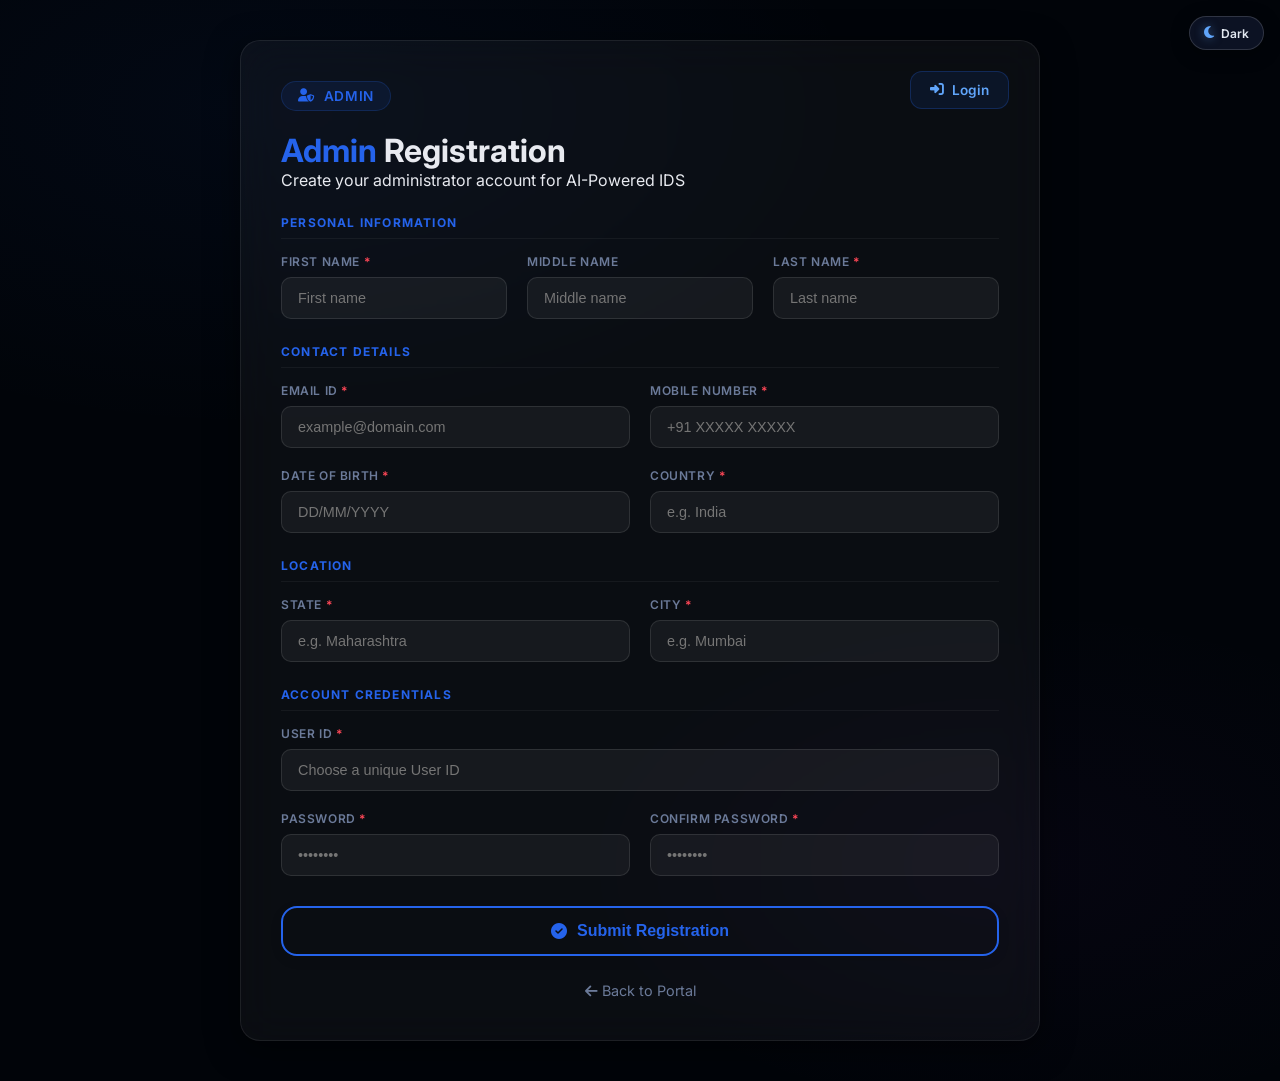
<file: frontend/register-admin.html>
<!DOCTYPE html>
<html lang="en">
<head>
    <meta charset="UTF-8">
    <meta name="viewport" content="width=device-width, initial-scale=1.0">
    <title>Admin Registration | AI-Powered IDS</title>
    <script>
        (function() {
            const savedTheme = localStorage.getItem('idps_theme') || 'dark';
            document.documentElement.setAttribute('data-theme', savedTheme);
        })();
    </script>
    <link rel="stylesheet" href="css/dashboard.css?v=3.6">
    <link rel="stylesheet" href="https://cdnjs.cloudflare.com/ajax/libs/font-awesome/6.4.0/css/all.min.css">
    <style>
        .reg-form-container {
            display: flex;
            align-items: center;
            justify-content: center;
            min-height: 100vh;
            padding: 40px 20px;
        }
        .reg-form-card {
            max-width: 800px;
            width: 100%;
            background: rgba(255, 255, 255, 0.04);
            backdrop-filter: blur(20px);
            border: 1px solid rgba(255, 255, 255, 0.08);
            border-radius: 20px;
            padding: 40px;
            box-shadow: 0 8px 32px rgba(0,0,0,0.5);
            position: relative;
        }
        .top-login-link {
            position: absolute;
            top: 30px;
            right: 30px;
            background: rgba(37, 99, 235, 0.1) !important;
            border: 1px solid rgba(37, 99, 235, 0.25) !important;
            color: #60a5fa !important;
            padding: 0.6rem 1.2rem;
            border-radius: 12px;
            font-size: 0.85rem;
            font-weight: 600;
            cursor: pointer;
            transition: all 0.3s cubic-bezier(0.4, 0, 0.2, 1);
            display: inline-flex;
            align-items: center;
            gap: 0.5rem;
            text-decoration: none;
            line-height: 1.2;
            white-space: nowrap;
        }
        .top-login-link:hover {
            background: rgba(37, 99, 235, 0.22) !important;
            border-color: rgba(37, 99, 235, 0.5) !important;
            color: #93c5fd !important;
            transform: translateY(-2px);
            box-shadow: 0 4px 16px rgba(37, 99, 235, 0.3);
        }
        .role-badge {
            display: inline-flex;
            align-items: center;
            gap: 8px;
            padding: 6px 16px;
            border-radius: 999px;
            font-size: 0.85rem;
            font-weight: 600;
            margin-bottom: 20px;
            text-transform: uppercase;
            letter-spacing: 0.05em;
        }
        .admin-badge {
            background: rgba(37, 99, 235, 0.1);
            color: #2563eb;
            border: 1px solid rgba(37, 99, 235, 0.2);
        }
        .form-section-label {
            color: #2563eb;
            font-size: 0.75rem;
            font-weight: 700;
            text-transform: uppercase;
            letter-spacing: 0.1em;
            margin: 25px 0 15px 0;
            padding-bottom: 8px;
            border-bottom: 1px solid rgba(255, 255, 255, 0.05);
        }
        .form-row {
            display: grid;
            gap: 20px;
            margin-bottom: 20px;
        }
        .three-col { grid-template-columns: 1fr 1fr 1fr; }
        .two-col { grid-template-columns: 1fr 1fr; }
        .full-col { grid-template-columns: 1fr; }

        .form-group label {
            display: block;
            color: #6b7a99;
            font-size: 0.75rem;
            font-weight: 600;
            margin-bottom: 8px;
            text-transform: uppercase;
            letter-spacing: 0.05em;
        }
        .required { color: #ff4757; }
        
        .input-wrapper input {
            width: 100%;
            background: rgba(255, 255, 255, 0.05);
            border: 1px solid rgba(255, 255, 255, 0.1);
            border-radius: 10px;
            padding: 12px 16px;
            color: #e8eaf0;
            font-size: 0.9rem;
            transition: all 0.3s;
            outline: none;
        }
        .input-wrapper input:focus {
            border-color: #2563eb;
            background: rgba(255, 255, 255, 0.08);
            box-shadow: 0 0 15px rgba(37, 99, 235, 0.15);
        }
        
        .submit-btn {
            width: 100%;
            background: transparent;
            color: #2563eb;
            border: 2px solid #2563eb;
            border-radius: 16px;
            padding: 14px;
            font-weight: 700;
            font-size: 1rem;
            cursor: pointer;
            transition: all 0.3s cubic-bezier(0.4, 0, 0.2, 1);
            margin-top: 30px;
            display: flex;
            align-items: center;
            justify-content: center;
            gap: 10px;
            box-shadow: 0 4px 12px rgba(0, 0, 0, 0.1);
        }
        .submit-btn:hover {
            background: #2563eb;
            color: #ffffff;
            border-color: transparent;
            transform: translateY(-2px);
            box-shadow: 0 10px 25px rgba(37, 99, 235, 0.35);
        }
        
        .forgot-link:hover {
            color: #3b82f6 !important;
        }
        
        @media (max-width: 600px) {
            .three-col, .two-col { grid-template-columns: 1fr; }
        }
    </style>
</head>
<body>
    <!-- ═══════════════════════════════════
         SEPARATE THEME TOGGLE (Top-Right Corner)
    ═══════════════════════════════════ -->
    <div style="position: fixed; top: 1rem; right: 1rem; z-index: 9999;">
        <button type="button" onclick="toggleTheme()" id="theme-toggle-btn" class="theme-toggle-corner-btn" title="Switch between Dark and Light Mode">
            <i id="theme-toggle-icon" class="fas fa-moon text-blue-400"></i>
            <span id="theme-toggle-text">Dark</span>
        </button>
    </div>

    <div class="reg-form-container">
        <div class="reg-form-card">
            <a href="index.html" class="top-login-link">
                <i class="fas fa-sign-in-alt"></i> Login
            </a>
            <div class="login-header">
                <div class="role-badge admin-badge">
                    <i class="fas fa-user-shield"></i> Admin
                </div>
                <h1><span style="color: #2563eb;">Admin</span> Registration</h1>
                <p>Create your administrator account for AI-Powered IDS</p>
            </div>

            <form id="adminRegForm">
                <!-- Row 1: Name -->
                <div class="form-section-label">Personal Information</div>
                <div class="form-row three-col">
                    <div class="form-group">
                        <label for="first_name">First Name <span class="required">*</span></label>
                        <div class="input-wrapper">
                            <input type="text" id="first_name" name="first_name" placeholder="First name" required>
                        </div>
                    </div>
                    <div class="form-group">
                        <label for="middle_name">Middle Name</label>
                        <div class="input-wrapper">
                            <input type="text" id="middle_name" name="middle_name" placeholder="Middle name">
                        </div>
                    </div>
                    <div class="form-group">
                        <label for="last_name">Last Name <span class="required">*</span></label>
                        <div class="input-wrapper">
                            <input type="text" id="last_name" name="last_name" placeholder="Last name" required>
                        </div>
                    </div>
                </div>

                <!-- Row 2: Contact -->
                <div class="form-section-label">Contact Details</div>
                <div class="form-row two-col">
                    <div class="form-group">
                        <label for="email">Email ID <span class="required">*</span></label>
                        <div class="input-wrapper">
                            <input type="email" id="email" name="email" placeholder="example@domain.com" required>
                        </div>
                    </div>
                    <div class="form-group">
                        <label for="mobile">Mobile Number <span class="required">*</span></label>
                        <div class="input-wrapper">
                            <input type="tel" id="mobile" name="mobile" placeholder="+91 XXXXX XXXXX" pattern="[0-9+\-\s]{7,15}" required>
                        </div>
                    </div>
                </div>

                <!-- Row 3: DOB + Country -->
                <div class="form-row two-col">
                    <div class="form-group">
                        <label for="dob">Date of Birth <span class="required">*</span></label>
                        <div class="input-wrapper">
                            <input type="text" id="dob" name="dob" placeholder="DD/MM/YYYY"
                                   pattern="\d{2}/\d{2}/\d{4}"
                                   oninput="formatDOB(this)" maxlength="10" required>
                        </div>
                    </div>
                    <div class="form-group">
                        <label for="country">Country <span class="required">*</span></label>
                        <div class="input-wrapper">
                            <input type="text" id="country" name="country" placeholder="e.g. India" required>
                        </div>
                    </div>
                </div>

                <!-- Row 4: State + City -->
                <div class="form-section-label">Location</div>
                <div class="form-row two-col">
                    <div class="form-group">
                        <label for="state">State <span class="required">*</span></label>
                        <div class="input-wrapper">
                            <input type="text" id="state" name="state" placeholder="e.g. Maharashtra" required>
                        </div>
                    </div>
                    <div class="form-group">
                        <label for="city">City <span class="required">*</span></label>
                        <div class="input-wrapper">
                            <input type="text" id="city" name="city" placeholder="e.g. Mumbai" required>
                        </div>
                    </div>
                </div>

                <!-- Row 5: Credentials -->
                <div class="form-section-label">Account Credentials</div>
                <div class="form-row full-col">
                    <div class="form-group">
                        <label for="userid">User ID <span class="required">*</span></label>
                        <div class="input-wrapper">
                            <input type="text" id="userid" name="userid" placeholder="Choose a unique User ID" required>
                        </div>
                    </div>
                </div>

                <!-- Row 6: Password -->
                <div class="form-row two-col">
                    <div class="form-group">
                        <label for="password">Password <span class="required">*</span></label>
                        <div class="input-wrapper">
                            <input type="password" id="password" name="password" placeholder="••••••••" required>
                        </div>
                    </div>
                    <div class="form-group">
                        <label for="confirm_password">Confirm Password <span class="required">*</span></label>
                        <div class="input-wrapper">
                            <input type="password" id="confirm_password" name="confirm_password" placeholder="••••••••" required>
                        </div>
                    </div>
                </div>

                <button type="submit" class="submit-btn">
                    <i class="fas fa-check-circle"></i> Submit Registration
                </button>
            </form>

            <p id="reg-error" class="text-red-400 mt-4 text-sm hidden text-center font-medium"></p>
            <p id="reg-success" class="text-green-400 mt-4 text-sm hidden text-center font-medium"></p>

            <div class="portal-footer" style="margin-top:1.5rem; text-align: center;">
                <a href="registration-portal.html" class="forgot-link" style="color: #6b7a99; text-decoration: none; font-size: 0.9rem;">
                    <i class="fas fa-arrow-left"></i> Back to Portal
                </a>
            </div>
        </div>
    </div>

    <script>
        function formatDOB(input) {
            let v = input.value.replace(/\D/g, '');
            if (v.length >= 3 && v.length <= 4) {
                v = v.slice(0,2) + '/' + v.slice(2);
            } else if (v.length >= 5) {
                v = v.slice(0,2) + '/' + v.slice(2,4) + '/' + v.slice(4,8);
            }
            input.value = v;
        }

        function applyTheme(theme) {
            document.documentElement.setAttribute('data-theme', theme);
            localStorage.setItem('idps_theme', theme);
            const icon = document.getElementById('theme-toggle-icon');
            const text = document.getElementById('theme-toggle-text');
            const btn  = document.getElementById('theme-toggle-btn');
            if (theme === 'light') {
                if (icon) icon.className = 'fas fa-sun text-amber-500';
                if (text) text.textContent = 'Light';
                if (btn) btn.title = 'Switch to Dark Cybersecurity Mode';
            } else {
                if (icon) icon.className = 'fas fa-moon text-blue-400';
                if (text) text.textContent = 'Dark';
                if (btn) btn.title = 'Switch to High-Contrast Light Mode';
            }
        }

        window.toggleTheme = function() {
            const current = document.documentElement.getAttribute('data-theme') || 'dark';
            const next = current === 'dark' ? 'light' : 'dark';
            applyTheme(next);
        };

        applyTheme(localStorage.getItem('idps_theme') || 'dark');
    </script>
    <script src="js/register-admin.js"></script>
</body>
</html>
</file>
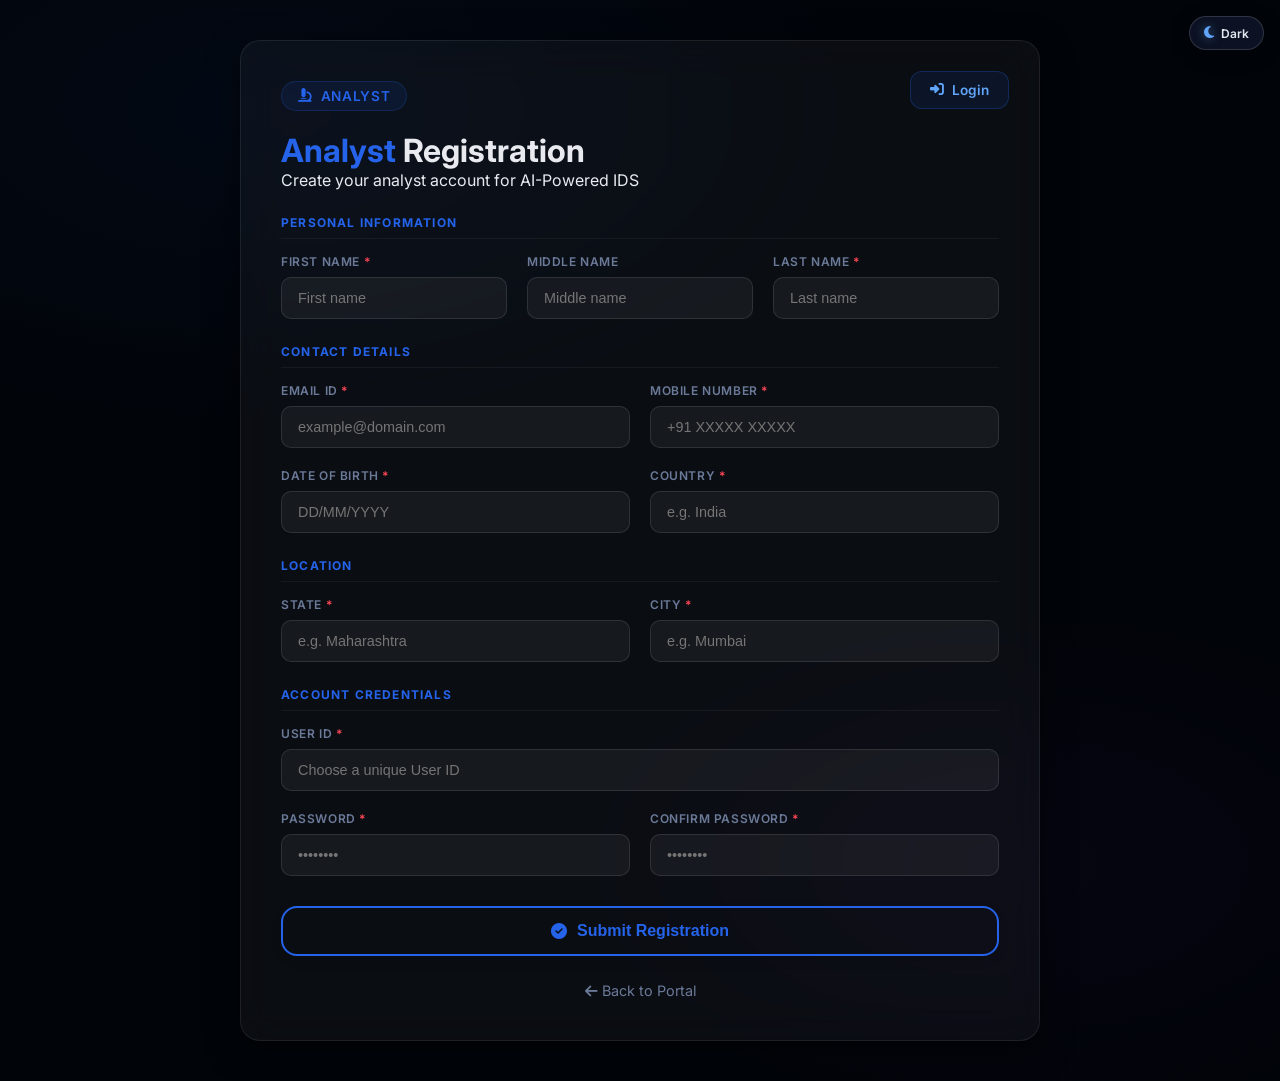
<file: frontend/register-analyst.html>
<!DOCTYPE html>
<html lang="en">
<head>
    <meta charset="UTF-8">
    <meta name="viewport" content="width=device-width, initial-scale=1.0">
    <title>Analyst Registration | AI-Powered IDS</title>
    <script>
        (function() {
            const savedTheme = localStorage.getItem('idps_theme') || 'dark';
            document.documentElement.setAttribute('data-theme', savedTheme);
        })();
    </script>
    <link rel="stylesheet" href="css/dashboard.css?v=3.6">
    <link rel="stylesheet" href="https://cdnjs.cloudflare.com/ajax/libs/font-awesome/6.4.0/css/all.min.css">
    <style>
        .reg-form-container {
            display: flex;
            align-items: center;
            justify-content: center;
            min-height: 100vh;
            padding: 40px 20px;
        }
        .reg-form-card {
            max-width: 800px;
            width: 100%;
            background: rgba(255, 255, 255, 0.04);
            backdrop-filter: blur(20px);
            border: 1px solid rgba(255, 255, 255, 0.08);
            border-radius: 20px;
            padding: 40px;
            box-shadow: 0 8px 32px rgba(0,0,0,0.5);
            position: relative;
        }
        .top-login-link {
            position: absolute;
            top: 30px;
            right: 30px;
            background: rgba(37, 99, 235, 0.1) !important;
            border: 1px solid rgba(37, 99, 235, 0.25) !important;
            color: #60a5fa !important;
            padding: 0.6rem 1.2rem;
            border-radius: 12px;
            font-size: 0.85rem;
            font-weight: 600;
            cursor: pointer;
            transition: all 0.3s cubic-bezier(0.4, 0, 0.2, 1);
            display: inline-flex;
            align-items: center;
            gap: 0.5rem;
            text-decoration: none;
            line-height: 1.2;
            white-space: nowrap;
        }
        .top-login-link:hover {
            background: rgba(37, 99, 235, 0.22) !important;
            border-color: rgba(37, 99, 235, 0.5) !important;
            color: #93c5fd !important;
            transform: translateY(-2px);
            box-shadow: 0 4px 16px rgba(37, 99, 235, 0.3);
        }
        .role-badge {
            display: inline-flex;
            align-items: center;
            gap: 8px;
            padding: 6px 16px;
            border-radius: 999px;
            font-size: 0.85rem;
            font-weight: 600;
            margin-bottom: 20px;
            text-transform: uppercase;
            letter-spacing: 0.05em;
        }
        .analyst-badge {
            background: rgba(37, 99, 235, 0.1);
            color: #2563eb;
            border: 1px solid rgba(37, 99, 235, 0.2);
        }
        .form-section-label {
            color: #2563eb;
            font-size: 0.75rem;
            font-weight: 700;
            text-transform: uppercase;
            letter-spacing: 0.1em;
            margin: 25px 0 15px 0;
            padding-bottom: 8px;
            border-bottom: 1px solid rgba(255, 255, 255, 0.05);
        }
        .form-row {
            display: grid;
            gap: 20px;
            margin-bottom: 20px;
        }
        .three-col { grid-template-columns: 1fr 1fr 1fr; }
        .two-col { grid-template-columns: 1fr 1fr; }
        .full-col { grid-template-columns: 1fr; }

        .form-group label {
            display: block;
            color: #6b7a99;
            font-size: 0.75rem;
            font-weight: 600;
            margin-bottom: 8px;
            text-transform: uppercase;
            letter-spacing: 0.05em;
        }
        .required { color: #ff4757; }
        
        .input-wrapper input {
            width: 100%;
            background: rgba(255, 255, 255, 0.05);
            border: 1px solid rgba(255, 255, 255, 0.1);
            border-radius: 10px;
            padding: 12px 16px;
            color: #e8eaf0;
            font-size: 0.9rem;
            transition: all 0.3s;
            outline: none;
        }
        .input-wrapper input:focus {
            border-color: #2563eb;
            background: rgba(255, 255, 255, 0.08);
            box-shadow: 0 0 15px rgba(37, 99, 235, 0.15);
        }
        
        .submit-btn {
            width: 100%;
            background: transparent;
            color: #2563eb;
            border: 2px solid #2563eb;
            border-radius: 16px;
            padding: 14px;
            font-weight: 700;
            font-size: 1rem;
            cursor: pointer;
            transition: all 0.3s cubic-bezier(0.4, 0, 0.2, 1);
            margin-top: 30px;
            display: flex;
            align-items: center;
            justify-content: center;
            gap: 10px;
            box-shadow: 0 4px 12px rgba(0, 0, 0, 0.1);
        }
        .submit-btn:hover {
            background: #2563eb;
            color: #ffffff;
            border-color: transparent;
            transform: translateY(-2px);
            box-shadow: 0 10px 25px rgba(37, 99, 235, 0.35);
        }
        
        .forgot-link:hover {
            color: #3b82f6 !important;
        }
        
        @media (max-width: 600px) {
            .three-col, .two-col { grid-template-columns: 1fr; }
        }
    </style>
</head>
<body>
    <!-- ═══════════════════════════════════
         SEPARATE THEME TOGGLE (Top-Right Corner)
    ═══════════════════════════════════ -->
    <div style="position: fixed; top: 1rem; right: 1rem; z-index: 9999;">
        <button type="button" onclick="toggleTheme()" id="theme-toggle-btn" class="theme-toggle-corner-btn" title="Switch between Dark and Light Mode">
            <i id="theme-toggle-icon" class="fas fa-moon text-blue-400"></i>
            <span id="theme-toggle-text">Dark</span>
        </button>
    </div>

    <div class="reg-form-container">
        <div class="reg-form-card">
            <a href="index.html" class="top-login-link">
                <i class="fas fa-sign-in-alt"></i> Login
            </a>
            <div class="login-header">
                <div class="role-badge analyst-badge">
                    <i class="fas fa-microscope"></i> Analyst
                </div>
                <h1><span style="color: #2563eb;">Analyst</span> Registration</h1>
                <p>Create your analyst account for AI-Powered IDS</p>
            </div>

            <form id="analystRegForm">
                <!-- Row 1: Name -->
                <div class="form-section-label">Personal Information</div>
                <div class="form-row three-col">
                    <div class="form-group">
                        <label for="first_name">First Name <span class="required">*</span></label>
                        <div class="input-wrapper">
                            <input type="text" id="first_name" name="first_name" placeholder="First name" required>
                        </div>
                    </div>
                    <div class="form-group">
                        <label for="middle_name">Middle Name</label>
                        <div class="input-wrapper">
                            <input type="text" id="middle_name" name="middle_name" placeholder="Middle name">
                        </div>
                    </div>
                    <div class="form-group">
                        <label for="last_name">Last Name <span class="required">*</span></label>
                        <div class="input-wrapper">
                            <input type="text" id="last_name" name="last_name" placeholder="Last name" required>
                        </div>
                    </div>
                </div>

                <!-- Row 2: Contact -->
                <div class="form-section-label">Contact Details</div>
                <div class="form-row two-col">
                    <div class="form-group">
                        <label for="email">Email ID <span class="required">*</span></label>
                        <div class="input-wrapper">
                            <input type="email" id="email" name="email" placeholder="example@domain.com" required>
                        </div>
                    </div>
                    <div class="form-group">
                        <label for="mobile">Mobile Number <span class="required">*</span></label>
                        <div class="input-wrapper">
                            <input type="tel" id="mobile" name="mobile" placeholder="+91 XXXXX XXXXX" pattern="[0-9+\-\s]{7,15}" required>
                        </div>
                    </div>
                </div>

                <!-- Row 3: DOB + Country -->
                <div class="form-row two-col">
                    <div class="form-group">
                        <label for="dob">Date of Birth <span class="required">*</span></label>
                        <div class="input-wrapper">
                            <input type="text" id="dob" name="dob" placeholder="DD/MM/YYYY"
                                   pattern="\d{2}/\d{2}/\d{4}"
                                   oninput="formatDOB(this)" maxlength="10" required>
                        </div>
                    </div>
                    <div class="form-group">
                        <label for="country">Country <span class="required">*</span></label>
                        <div class="input-wrapper">
                            <input type="text" id="country" name="country" placeholder="e.g. India" required>
                        </div>
                    </div>
                </div>

                <!-- Row 4: State + City -->
                <div class="form-section-label">Location</div>
                <div class="form-row two-col">
                    <div class="form-group">
                        <label for="state">State <span class="required">*</span></label>
                        <div class="input-wrapper">
                            <input type="text" id="state" name="state" placeholder="e.g. Maharashtra" required>
                        </div>
                    </div>
                    <div class="form-group">
                        <label for="city">City <span class="required">*</span></label>
                        <div class="input-wrapper">
                            <input type="text" id="city" name="city" placeholder="e.g. Mumbai" required>
                        </div>
                    </div>
                </div>

                <!-- Row 5: Credentials -->
                <div class="form-section-label">Account Credentials</div>
                <div class="form-row full-col">
                    <div class="form-group">
                        <label for="userid">User ID <span class="required">*</span></label>
                        <div class="input-wrapper">
                            <input type="text" id="userid" name="userid" placeholder="Choose a unique User ID" required>
                        </div>
                    </div>
                </div>

                <!-- Row 6: Password -->
                <div class="form-row two-col">
                    <div class="form-group">
                        <label for="password">Password <span class="required">*</span></label>
                        <div class="input-wrapper">
                            <input type="password" id="password" name="password" placeholder="••••••••" required>
                        </div>
                    </div>
                    <div class="form-group">
                        <label for="confirm_password">Confirm Password <span class="required">*</span></label>
                        <div class="input-wrapper">
                            <input type="password" id="confirm_password" name="confirm_password" placeholder="••••••••" required>
                        </div>
                    </div>
                </div>

                <button type="submit" class="submit-btn">
                    <i class="fas fa-check-circle"></i> Submit Registration
                </button>
            </form>

            <p id="reg-error" class="text-red-400 mt-4 text-sm hidden text-center font-medium"></p>
            <p id="reg-success" class="text-green-400 mt-4 text-sm hidden text-center font-medium"></p>

            <div class="portal-footer" style="margin-top:1.5rem; text-align: center;">
                <a href="registration-portal.html" class="forgot-link" style="color: #6b7a99; text-decoration: none; font-size: 0.9rem;">
                    <i class="fas fa-arrow-left"></i> Back to Portal
                </a>
            </div>
        </div>
    </div>

    <script>
        function formatDOB(input) {
            let v = input.value.replace(/\D/g, '');
            if (v.length >= 3 && v.length <= 4) {
                v = v.slice(0,2) + '/' + v.slice(2);
            } else if (v.length >= 5) {
                v = v.slice(0,2) + '/' + v.slice(2,4) + '/' + v.slice(4,8);
            }
            input.value = v;
        }

        function applyTheme(theme) {
            document.documentElement.setAttribute('data-theme', theme);
            localStorage.setItem('idps_theme', theme);
            const icon = document.getElementById('theme-toggle-icon');
            const text = document.getElementById('theme-toggle-text');
            const btn  = document.getElementById('theme-toggle-btn');
            if (theme === 'light') {
                if (icon) icon.className = 'fas fa-sun text-amber-500';
                if (text) text.textContent = 'Light';
                if (btn) btn.title = 'Switch to Dark Cybersecurity Mode';
            } else {
                if (icon) icon.className = 'fas fa-moon text-blue-400';
                if (text) text.textContent = 'Dark';
                if (btn) btn.title = 'Switch to High-Contrast Light Mode';
            }
        }

        window.toggleTheme = function() {
            const current = document.documentElement.getAttribute('data-theme') || 'dark';
            const next = current === 'dark' ? 'light' : 'dark';
            applyTheme(next);
        };

        applyTheme(localStorage.getItem('idps_theme') || 'dark');
    </script>
    <script src="js/register-analyst.js"></script>
</body>
</html>
</file>
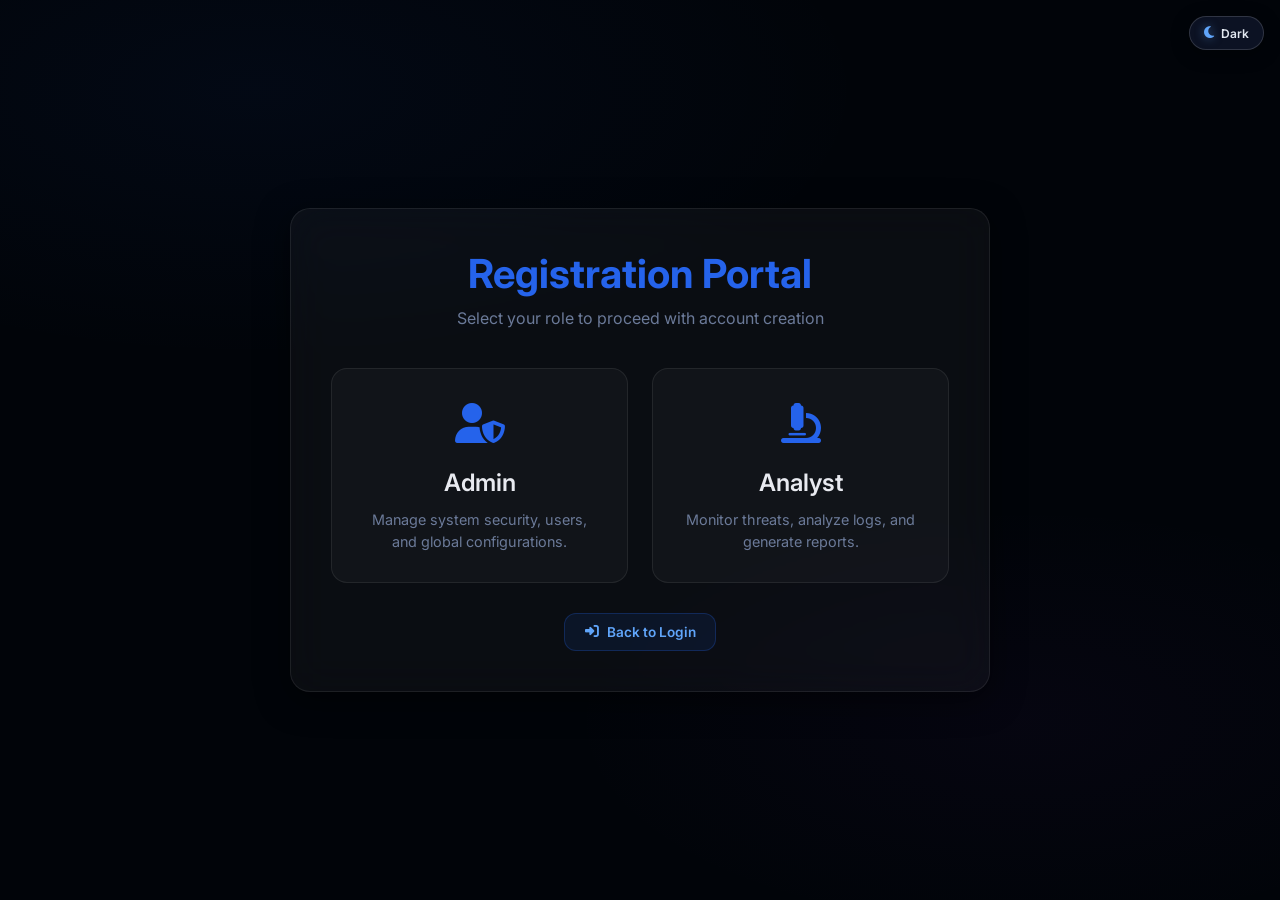
<file: frontend/registration-portal.html>
<!DOCTYPE html>
<html lang="en">
<head>
    <meta charset="UTF-8">
    <meta name="viewport" content="width=device-width, initial-scale=1.0">
    <title>Registration Portal | AI-Powered IDS</title>
    <script>
        (function() {
            const savedTheme = localStorage.getItem('idps_theme') || 'dark';
            document.documentElement.setAttribute('data-theme', savedTheme);
        })();
    </script>
    <link rel="stylesheet" href="css/dashboard.css?v=3.6">
    <link rel="stylesheet" href="https://cdnjs.cloudflare.com/ajax/libs/font-awesome/6.4.0/css/all.min.css">
    <style>
        .portal-container {
            display: flex;
            align-items: center;
            justify-content: center;
            min-height: 100vh;
            padding: 20px;
        }
        .portal-card {
            max-width: 700px;
            width: 100%;
            background: rgba(255, 255, 255, 0.04);
            backdrop-filter: blur(20px);
            border: 1px solid rgba(255, 255, 255, 0.08);
            border-radius: 20px;
            padding: 40px;
            box-shadow: 0 8px 32px rgba(0,0,0,0.5);
            position: relative;
        }
        .top-login-link {
            position: absolute;
            top: 30px;
            right: 30px;
            background: rgba(37, 99, 235, 0.1) !important;
            border: 1px solid rgba(37, 99, 235, 0.25) !important;
            color: #60a5fa !important;
            padding: 0.6rem 1.2rem;
            border-radius: 12px;
            font-size: 0.85rem;
            font-weight: 600;
            cursor: pointer;
            transition: all 0.3s cubic-bezier(0.4, 0, 0.2, 1);
            display: inline-flex;
            align-items: center;
            gap: 0.5rem;
            text-decoration: none;
            line-height: 1.2;
            white-space: nowrap;
        }
        .top-login-link:hover {
            background: rgba(37, 99, 235, 0.22) !important;
            border-color: rgba(37, 99, 235, 0.5) !important;
            color: #93c5fd !important;
            transform: translateY(-2px);
            box-shadow: 0 4px 16px rgba(37, 99, 235, 0.3);
        }
        .login-header {
            text-align: center;
            margin-bottom: 40px;
        }
        .login-header h1 {
            font-size: 2.5rem;
            color: #2563eb;
            margin-bottom: 10px;
            font-weight: 700;
        }
        .login-header p {
            color: #6b7a99;
            font-size: 1rem;
        }
        .portal-grid {
            display: grid;
            grid-template-columns: 1fr 1fr;
            gap: 24px;
            margin-bottom: 30px;
        }
        .role-card {
            display: block;
            text-decoration: none;
            background: rgba(255, 255, 255, 0.03);
            border: 1px solid rgba(255, 255, 255, 0.08);
            border-radius: 16px;
            padding: 30px;
            text-align: center;
            transition: all 0.3s cubic-bezier(0.4, 0, 0.2, 1);
        }
        .role-card:hover {
            background: rgba(37, 99, 235, 0.08);
            border-color: rgba(37, 99, 235, 0.4);
            transform: translateY(-5px);
            box-shadow: 0 10px 20px rgba(0, 0, 0, 0.2), 0 0 20px rgba(37, 99, 235, 0.25);
        }
        .role-icon {
            font-size: 2.5rem;
            color: #2563eb;
            margin-bottom: 20px;
        }
        .role-card h2 {
            color: #e8eaf0;
            font-size: 1.5rem;
            margin-bottom: 12px;
            font-weight: 600;
        }
        .role-card p {
            color: #6b7a99;
            font-size: 0.9rem;
            line-height: 1.5;
        }
        .portal-footer {
            text-align: center;
            margin-top: 20px;
        }
        .forgot-link {
            color: #6b7a99;
            text-decoration: none;
            font-size: 0.9rem;
            transition: color 0.2s;
        }
        .forgot-link:hover {
            color: #3b82f6;
        }
        .forgot-link i {
            margin-right: 8px;
        }
        @media (max-width: 600px) {
            .portal-grid {
                grid-template-columns: 1fr;
            }
        }
    </style>
</head>
<body>
    <!-- ═══════════════════════════════════
         SEPARATE THEME TOGGLE (Top-Right Corner)
    ═══════════════════════════════════ -->
    <div style="position: fixed; top: 1rem; right: 1rem; z-index: 9999;">
        <button type="button" onclick="toggleTheme()" id="theme-toggle-btn" class="theme-toggle-corner-btn" title="Switch between Dark and Light Mode">
            <i id="theme-toggle-icon" class="fas fa-moon text-blue-400"></i>
            <span id="theme-toggle-text">Dark</span>
        </button>
    </div>

    <div class="portal-container">
        <div class="portal-card">
            <div class="login-header">
                <h1>Registration Portal</h1>
                <p>Select your role to proceed with account creation</p>
            </div>

            <div class="portal-grid">
                <a href="register-admin.html" class="role-card">
                    <div class="role-icon">
                        <i class="fas fa-user-shield"></i>
                    </div>
                    <h2>Admin</h2>
                    <p>Manage system security, users, and global configurations.</p>
                </a>

                <a href="register-analyst.html" class="role-card">
                    <div class="role-icon">
                        <i class="fas fa-microscope"></i>
                    </div>
                    <h2>Analyst</h2>
                    <p>Monitor threats, analyze logs, and generate reports.</p>
                </a>
            </div>

            <div class="portal-footer">
                <a href="index.html" class="top-login-link" style="position: static; display: inline-flex;">
                    <i class="fas fa-sign-in-alt"></i> Back to Login
                </a>
            </div>
        </div>
    </div>

    <script>
        function applyTheme(theme) {
            document.documentElement.setAttribute('data-theme', theme);
            localStorage.setItem('idps_theme', theme);
            const icon = document.getElementById('theme-toggle-icon');
            const text = document.getElementById('theme-toggle-text');
            const btn  = document.getElementById('theme-toggle-btn');
            if (theme === 'light') {
                if (icon) icon.className = 'fas fa-sun text-amber-500';
                if (text) text.textContent = 'Light';
                if (btn) btn.title = 'Switch to Dark Cybersecurity Mode';
            } else {
                if (icon) icon.className = 'fas fa-moon text-blue-400';
                if (text) text.textContent = 'Dark';
                if (btn) btn.title = 'Switch to High-Contrast Light Mode';
            }
        }

        window.toggleTheme = function() {
            const current = document.documentElement.getAttribute('data-theme') || 'dark';
            const next = current === 'dark' ? 'light' : 'dark';
            applyTheme(next);
        };

        applyTheme(localStorage.getItem('idps_theme') || 'dark');
    </script>
</body>
</html>
</file>
<file: frontend/css/dashboard.css>
/* ============================================================
   AI IDS Dashboard — Premium Dark Theme + Glassmorphism
   ============================================================ */
@import url('https://fonts.googleapis.com/css2?family=Inter:wght@300;400;500;600;700&family=JetBrains+Mono:wght@400;500&display=swap');

/* ---------- CSS Tokens ---------- */
:root {
    --bg-primary:   #010409;
    --bg-card:      #020813;
    --bg-card-hover:#040e21;
    --border:       rgba(255,255,255,0.05);
    --border-glow:  rgba(37,99,235,0.4);
    --accent:       #2563eb;
    --accent-light: #3b82f6;
    --accent-dim:   rgba(37,99,235,0.15);
    --accent-red:   #ff4757;
    --accent-green: #2ed573;
    --accent-amber: #ffa502;
    --text-primary: #e8eaf0;
    --text-muted:   #6b7a99;
    --font-sans:    'Inter', sans-serif;
    --font-mono:    'JetBrains Mono', monospace;
    --radius:       14px;
    --radius-sm:    8px;
    --shadow-card:  0 8px 32px rgba(0,0,0,0.5);
    --shadow-glow:  0 0 20px rgba(37,99,235,0.25);
    --transition:   all 0.3s cubic-bezier(0.4,0,0.2,1);
}

/* ---------- Base Reset ---------- */
*, *::before, *::after { box-sizing: border-box; margin: 0; padding: 0; }

body {
    font-family: var(--font-sans);
    background-color: var(--bg-primary);
    color: var(--text-primary);
    min-height: 100vh;
    overflow-x: hidden;
    background-image:
        radial-gradient(ellipse 80% 50% at 20% 10%, rgba(37,99,235,0.05) 0%, transparent 60%),
        radial-gradient(ellipse 60% 40% at 80% 80%, rgba(120,40,200,0.04) 0%, transparent 60%);
}

/* ---------- Scrollbar ---------- */
::-webkit-scrollbar { width: 5px; height: 5px; }
::-webkit-scrollbar-track { background: transparent; }
::-webkit-scrollbar-thumb { background: rgba(37,99,235,0.4); border-radius: 999px; }
::-webkit-scrollbar-thumb:hover { background: var(--accent); }

/* ============================================================
   GLASSMORPHISM SEARCH BARS
   ============================================================ */
.search-bar {
    background: rgba(255,255,255,0.07);
    backdrop-filter: blur(14px);
    -webkit-backdrop-filter: blur(14px);
    border: 1px solid rgba(255,255,255,0.14);
    border-radius: 24px;
    padding: 10px 20px;
    color: var(--text-primary);
    font-family: var(--font-sans);
    font-size: 0.875rem;
    width: 100%;
    transition: var(--transition);
    outline: none;
}

.search-bar::placeholder {
    color: var(--text-muted);
    font-size: 0.82rem;
}

.search-bar:focus {
    border-color: rgba(37, 99, 235, 0.6);
    box-shadow: 0 0 0 3px rgba(37, 99, 235, 0.15), 0 0 20px rgba(37, 99, 235, 0.25);
    background: rgba(255,255,255,0.10);
}

.search-wrap {
    position: relative;
    display: flex;
    align-items: center;
}

.search-wrap .search-icon {
    position: absolute;
    left: 14px;
    top: 50%;
    transform: translateY(-50%);
    color: var(--text-muted);
    pointer-events: none;
    font-size: 14px;
    display: inline-flex;
    align-items: center;
    justify-content: center;
    z-index: 20 !important;
}

/* User & Password Input Icons */
.search-icon-badge {
    position: absolute;
    left: 16px;
    top: 50%;
    transform: translateY(-50%);
    z-index: 30 !important;
    pointer-events: none;
    display: flex;
    align-items: center;
    justify-content: center;
}

.input-icon-svg {
    display: inline-block;
    transition: color 0.2s ease, fill 0.2s ease, transform 0.2s ease;
}

.input-icon-user,
.input-icon-svg.input-icon-user,
svg.input-icon-user {
    color: #a855f7 !important; /* Cyber violet */
    fill: #a855f7 !important;
    filter: drop-shadow(0 0 6px rgba(168, 85, 247, 0.45));
}

.input-icon-key,
.input-icon-svg.input-icon-key,
svg.input-icon-key {
    color: #f59e0b !important; /* Cyber amber / gold */
    fill: #f59e0b !important;
    filter: drop-shadow(0 0 6px rgba(245, 158, 11, 0.45));
}

.search-wrap .search-bar {
    padding-left: 38px;
}

/* ---------- Cards ---------- */
.card {
    background: var(--bg-card);
    border: 1px solid var(--border);
    border-radius: var(--radius);
    padding: 24px;
    box-shadow: var(--shadow-card);
    transition: var(--transition);
    backdrop-filter: blur(8px);
}

.card:hover {
    background: var(--bg-card-hover);
    border-color: rgba(255,255,255,0.14);
    transform: translateY(-1px);
    box-shadow: var(--shadow-card), var(--shadow-glow);
}

/* ---------- Network Monitor Card ---------- */
.network-monitor {
    background: var(--bg-card);
    border: 1px solid var(--border);
    border-radius: var(--radius);
    padding: 24px;
    margin: 20px 0;
    box-shadow: var(--shadow-card);
    transition: var(--transition);
    backdrop-filter: blur(8px);
}

.network-monitor:hover {
    background: var(--bg-card-hover);
    border-color: rgba(255,255,255,0.14);
    transform: translateY(-1px);
    box-shadow: var(--shadow-card), var(--shadow-glow);
}

.network-monitor h3, .network-monitor h2 {
    color: #d1d5db;
    font-size: 1.125rem;
    font-weight: 700;
    letter-spacing: normal;
    margin-bottom: 16px;
    display: flex;
    align-items: center;
    gap: 8px;
}

.device-log {
    list-style: none;
    padding: 0;
    max-height: 200px;
    overflow-y: auto;
    font-family: var(--font-sans);
    font-size: 0.85rem;
}

.device-log li {
    background: rgba(37,99,235,0.05);
    border-left: 3px solid var(--accent);
    padding: 8px 14px;
    margin-bottom: 6px;
    border-radius: 0 var(--radius-sm) var(--radius-sm) 0;
    color: #93c5fd;
    transition: var(--transition);
    font-weight: 500;
}

.device-log li:hover {
    background: rgba(37,99,235,0.12);
}

.device-item {
    background: rgba(37,99,235,0.05);
    padding: 10px 14px;
    margin-bottom: 5px;
    border-left: 3px solid var(--accent);
    border-radius: 0 var(--radius-sm) var(--radius-sm) 0;
    display: flex;
    justify-content: space-between;
    font-family: var(--font-mono);
    font-size: 0.78rem;
    color: #93c5fd;
}

/* ---------- Scan Button ---------- */
.btn-scan {
    background: linear-gradient(135deg, #2563eb 0%, #1d4ed8 100%);
    color: #ffffff;
    border: none;
    border-radius: 24px;
    padding: 9px 24px;
    cursor: pointer;
    font-weight: 700;
    font-family: var(--font-sans);
    font-size: 0.82rem;
    letter-spacing: 0.04em;
    text-transform: uppercase;
    margin-top: 14px;
    transition: var(--transition);
    box-shadow: 0 4px 16px rgba(37,99,235,0.3);
}

.btn-scan:hover {
    transform: translateY(-2px);
    box-shadow: 0 8px 24px rgba(37,99,235,0.5);
}

.btn-scan:active {
    transform: translateY(0);
}

/* ---------- Legacy device-container (kept for compat) ---------- */
.device-container {
    background: rgba(37,99,235,0.03);
    padding: 15px;
    border-radius: var(--radius-sm);
    border: 1px solid var(--border);
    margin-top: 10px;
}

.network-status, .network-section {
    display: none; /* Hide duplicate sections from old HTML */
}

/* ---------- Alert Badges ---------- */
.severity-critical { background: rgba(255,71,87,0.2); color: #ff4757; border: 1px solid rgba(255,71,87,0.4); }
.severity-high     { background: rgba(255,165,2,0.2);  color: #ffa502; border: 1px solid rgba(255,165,2,0.4); }
.severity-medium   { background: rgba(255,212,0,0.15); color: #ffd200; border: 1px solid rgba(255,212,0,0.3); }
.severity-low      { background: rgba(46,213,115,0.15);color: #2ed573; border: 1px solid rgba(46,213,115,0.3); }

.severity-badge {
    display: inline-block;
    padding: 2px 10px;
    border-radius: 999px;
    font-size: 0.7rem;
    font-weight: 600;
    letter-spacing: 0.05em;
    text-transform: uppercase;
}

/* ---------- Table ---------- */
.ids-table {
    width: 100%;
    border-collapse: collapse;
    font-size: 0.82rem;
}

.ids-table thead tr {
    background: rgba(255,255,255,0.04);
    border-bottom: 1px solid var(--border);
}

.ids-table th {
    padding: 12px 16px;
    text-align: left;
    color: var(--text-muted);
    font-size: 0.72rem;
    font-weight: 600;
    text-transform: uppercase;
    letter-spacing: 0.06em;
}

.ids-table td {
    padding: 11px 16px;
    border-bottom: 1px solid rgba(255,255,255,0.04);
    color: var(--text-primary);
}

.ids-table tbody tr {
    transition: background 0.15s ease;
}

.ids-table tbody tr:hover {
    background: rgba(255,255,255,0.03);
}

.ids-table tbody tr.row-anomaly {
    border-left: 3px solid var(--accent-red);
}

.ids-table tbody tr.row-normal {
    border-left: 3px solid transparent;
}

/* ---------- Block IP Button ---------- */
.btn-block {
    background: rgba(255,71,87,0.15);
    color: var(--accent-red);
    border: 1px solid rgba(255,71,87,0.3);
    border-radius: var(--radius-sm);
    padding: 4px 12px;
    font-size: 0.72rem;
    font-weight: 600;
    cursor: pointer;
    font-family: var(--font-sans);
    transition: var(--transition);
}

.btn-block:hover {
    background: rgba(255,71,87,0.35);
    box-shadow: 0 0 12px rgba(255,71,87,0.3);
}

/* ---------- Pulsing Status Dot ---------- */
@keyframes pulse-dot {
    0%, 100% { transform: scale(1); opacity: 1; }
    50%       { transform: scale(1.4); opacity: 0.6; }
}

.status-dot {
    display: inline-block;
    width: 8px;
    height: 8px;
    background: var(--accent-green);
    border-radius: 50%;
    margin-right: 8px;
    animation: pulse-dot 2s ease-in-out infinite;
    box-shadow: 0 0 8px var(--accent-green);
}

/* ---------- Map container ---------- */
#threat-map {
    border-radius: var(--radius-sm);
    border: 1px solid var(--border);
}

/* ---------- Synchronized Radar Threat Markers ---------- */
.threat-radar-wrap {
    position: relative;
    display: flex;
    align-items: center;
    justify-content: center;
    cursor: pointer;
}

.threat-radar-core {
    position: absolute;
    width: 14px;
    height: 14px;
    border-radius: 50%;
    border: 2px solid #ffffff;
    z-index: 2;
    transition: transform 0.2s ease;
}

.threat-radar-core.critical {
    background: #ff2a44;
    box-shadow: 0 0 12px #ff2a44, 0 0 24px rgba(255, 42, 68, 0.8);
}

.threat-radar-core.high {
    background: #ff4757;
    box-shadow: 0 0 10px #ff4757, 0 0 20px rgba(255, 71, 87, 0.7);
}

.threat-radar-core.medium {
    background: #ffa502;
    box-shadow: 0 0 10px #ffa502, 0 0 18px rgba(255, 165, 2, 0.6);
}

.threat-radar-core.traffic {
    width: 10px;
    height: 10px;
    background: #2563eb;
    border: 1.5px solid #ffffff;
    box-shadow: 0 0 8px #2563eb;
}

.threat-radar-wave {
    position: absolute;
    width: 38px;
    height: 38px;
    border-radius: 50%;
    pointer-events: none;
    animation: threat-radar-ping 1.8s cubic-bezier(0, 0, 0.2, 1) infinite;
    z-index: 1;
}

.threat-radar-wave.critical {
    border: 2px solid rgba(255, 42, 68, 0.8);
    background: rgba(255, 42, 68, 0.25);
}

.threat-radar-wave.high {
    border: 2px solid rgba(255, 71, 87, 0.7);
    background: rgba(255, 71, 87, 0.2);
}

.threat-radar-wave.medium {
    border: 2px solid rgba(255, 165, 2, 0.6);
    background: rgba(255, 165, 2, 0.15);
}

@keyframes threat-radar-ping {
    0% {
        transform: scale(0.3);
        opacity: 1;
    }
    80%, 100% {
        transform: scale(1.6);
        opacity: 0;
    }
}

/* Interactive Alert Cards */
.alert-card-interactive {
    cursor: pointer;
    transition: all 0.25s cubic-bezier(0.4, 0, 0.2, 1);
    position: relative;
    overflow: hidden;
}

.alert-card-interactive:hover {
    transform: translateX(4px);
    background: rgba(239, 68, 68, 0.18) !important;
    border-color: rgba(239, 68, 68, 0.7) !important;
}

.alert-card-interactive.focused-threat {
    animation: alert-flash-glow 2s ease-in-out;
    background: rgba(239, 68, 68, 0.25) !important;
    border-color: #ef4444 !important;
    box-shadow: 0 0 20px rgba(239, 68, 68, 0.4);
}

@keyframes alert-flash-glow {
    0% { transform: scale(1.02); box-shadow: 0 0 25px rgba(239, 68, 68, 0.8); }
    50% { transform: scale(1.01); box-shadow: 0 0 15px rgba(239, 68, 68, 0.5); }
    100% { transform: scale(1); }
}

/* ---------- Custom Leaflet Popup ---------- */
.leaflet-popup-content-wrapper {
    background: rgba(8, 12, 24, 0.96) !important;
    border: 1px solid rgba(37, 99, 235, 0.35) !important;
    color: var(--text-primary) !important;
    backdrop-filter: blur(14px);
    border-radius: 14px !important;
    box-shadow: 0 12px 36px rgba(0, 0, 0, 0.75), 0 0 20px rgba(37, 99, 235, 0.2) !important;
    padding: 2px !important;
}

.leaflet-popup-tip {
    background: rgba(8, 12, 24, 0.96) !important;
}

.threat-popup-body {
    font-size: 12px;
    line-height: 1.45;
}

.threat-popup-body .popup-badge {
    display: inline-block;
    padding: 2px 8px;
    border-radius: 6px;
    font-weight: 700;
    font-size: 11px;
    text-transform: uppercase;
    letter-spacing: 0.5px;
}

.threat-popup-actions {
    display: flex;
    gap: 6px;
    margin-top: 10px;
    padding-top: 8px;
    border-top: 1px solid rgba(255, 255, 255, 0.08);
}

.popup-btn {
    padding: 4px 10px;
    border-radius: 8px;
    font-size: 11px;
    font-weight: 600;
    cursor: pointer;
    transition: all 0.2s ease;
    border: 1px solid transparent;
}

.popup-btn-block {
    background: rgba(239, 68, 68, 0.2);
    border-color: rgba(239, 68, 68, 0.4);
    color: #f87171;
}

.popup-btn-block:hover {
    background: #ef4444;
    color: #ffffff;
}

.popup-btn-locate {
    background: rgba(37, 99, 235, 0.2);
    border-color: rgba(37, 99, 235, 0.4);
    color: #60a5fa;
}

.popup-btn-locate:hover {
    background: #2563eb;
    color: #ffffff;
}

/* ---------- Login Form Override ---------- */
#login-form {
    background: rgba(255,255,255,0.04) !important;
    border: 1px solid var(--border) !important;
    backdrop-filter: blur(20px);
    border-radius: var(--radius) !important;
}

/* ---------- Search bar bottom row ---------- */
.log-search-row {
    display: flex;
    align-items: center;
    gap: 12px;
    margin-bottom: 16px;
}

.log-search-row .search-wrap {
    flex: 1;
}

/* ---------- Threat level badge in table ---------- */
.threat-pill {
    display: inline-block;
    padding: 2px 10px;
    border-radius: 999px;
    font-family: var(--font-mono);
    font-size: 0.7rem;
    font-weight: 600;
}

.threat-high   { background: rgba(255,71,87,0.2);  color: #ff4757; }
.threat-medium { background: rgba(255,165,2,0.2);  color: #ffa502; }
.threat-low    { background: rgba(46,213,115,0.15);color: #2ed573; }

/* ---------- Protocol badges in table (Uniform Color) ---------- */
.protocol-pill {
    display: inline-block;
    padding: 2px 8px;
    border-radius: 6px;
    font-family: var(--font-mono, monospace);
    font-size: 0.72rem;
    font-weight: 600;
    text-transform: uppercase;
    letter-spacing: 0.03em;
    background: rgba(30, 41, 59, 0.9);
    color: #e2e8f0;
    border: 1px solid rgba(148, 163, 184, 0.25);
    white-space: nowrap;
}

/* ---------- Universal Logout Button & Action Links ---------- */
.edit-profile-btn {
    background: rgba(255, 255, 255, 0.05);
    border: 1px solid rgba(255, 255, 255, 0.1);
    color: var(--text-primary);
    padding: 0.6rem 1.2rem;
    border-radius: 12px;
    font-size: 0.85rem;
    font-weight: 600;
    cursor: pointer;
    transition: all 0.3s ease;
    display: inline-flex;
    align-items: center;
    gap: 0.5rem;
    text-decoration: none;
    line-height: 1.2;
    white-space: nowrap;
    flex-shrink: 0;
}

.edit-profile-btn:hover {
    background: var(--accent);
    border-color: var(--accent);
    transform: translateY(-2px);
    color: #ffffff;
}

/* ---------- Top Header Actions & Logout Button (Uniform 32px Height & Pill Shape) ---------- */
.header-action-btn, #logout-btn, #refresh-btn {
    height: 32px !important;
    padding: 0 8px !important;
    border-radius: 9999px !important;
    font-size: 0.69rem !important;
    font-weight: 600 !important;
    cursor: pointer !important;
    transition: all 0.25s ease !important;
    display: inline-flex !important;
    align-items: center !important;
    justify-content: center !important;
    gap: 3px !important;
    text-decoration: none !important;
    line-height: 1 !important;
    white-space: nowrap !important;
    flex-shrink: 0 !important;
    box-sizing: border-box !important;
}

#logout-btn {
    background: rgba(239, 68, 68, 0.1) !important;
    border: 1px solid rgba(239, 68, 68, 0.25) !important;
    color: #f87171 !important;
}

#logout-btn:hover {
    background: rgba(239, 68, 68, 0.22) !important;
    border-color: rgba(239, 68, 68, 0.5) !important;
    color: #fca5a5 !important;
    transform: translateY(-1px) !important;
    box-shadow: 0 4px 16px rgba(239, 68, 68, 0.25) !important;
}

#refresh-btn {
    background: rgba(59, 130, 246, 0.1) !important;
    border: 1px solid rgba(59, 130, 246, 0.25) !important;
    color: #60a5fa !important;
}

#refresh-btn:hover {
    background: rgba(59, 130, 246, 0.22) !important;
    border-color: rgba(59, 130, 246, 0.5) !important;
    color: #93c5fd !important;
    transform: translateY(-1px) !important;
    box-shadow: 0 4px 16px rgba(59, 130, 246, 0.25) !important;
}

#ai-model-btn {
    background: rgba(37, 99, 235, 0.15) !important;
    border: 1px solid rgba(59, 130, 246, 0.35) !important;
    color: #60a5fa !important;
}

#ai-model-btn:hover {
    background: rgba(37, 99, 235, 0.28) !important;
    border-color: rgba(59, 130, 246, 0.6) !important;
    color: #93c5fd !important;
    transform: translateY(-1px) !important;
    box-shadow: 0 4px 16px rgba(37, 99, 235, 0.3) !important;
}

.system-status-pill {
    height: 32px !important;
    padding: 0 8px !important;
    border-radius: 9999px !important;
    font-size: 0.69rem !important;
    font-weight: 600 !important;
    display: inline-flex !important;
    align-items: center !important;
    justify-content: center !important;
    gap: 3px !important;
    line-height: 1 !important;
    white-space: nowrap !important;
    flex-shrink: 0 !important;
    box-sizing: border-box !important;
}

/* ---------- Universal Navigation Login Button ---------- */
.top-login-link, .login-pill-btn {
    background: rgba(37, 99, 235, 0.1) !important;
    border: 1px solid rgba(37, 99, 235, 0.25) !important;
    color: #60a5fa !important;
    padding: 0.6rem 1.2rem;
    border-radius: 12px;
    font-size: 0.85rem;
    font-weight: 600;
    cursor: pointer;
    transition: all 0.3s cubic-bezier(0.4, 0, 0.2, 1);
    display: inline-flex;
    align-items: center;
    gap: 0.5rem;
    text-decoration: none;
    line-height: 1.2;
    white-space: nowrap;
    flex-shrink: 0;
}

.top-login-link:hover, .login-pill-btn:hover {
    background: rgba(37, 99, 235, 0.22) !important;
    border-color: rgba(37, 99, 235, 0.5) !important;
    color: #93c5fd !important;
    transform: translateY(-2px);
    box-shadow: 0 4px 16px rgba(37, 99, 235, 0.3);
}

/* ============================================================
   IPS AUTO-MITIGATION TOGGLE & FORENSIC REPORT BUTTONS
   ============================================================ */

/* IPS Toggle Switch Button */
.ips-toggle-btn {
    height: 32px !important;
    padding: 0 12px !important;
    border-radius: 9999px !important;
    font-size: 0.72rem !important;
    font-weight: 600 !important;
    cursor: pointer !important;
    transition: all 0.25s ease !important;
    display: inline-flex !important;
    align-items: center !important;
    justify-content: center !important;
    gap: 6px !important;
    white-space: nowrap !important;
    flex-shrink: 0 !important;
    box-sizing: border-box !important;
    font-family: var(--font-sans) !important;
}

.ips-toggle-btn.ips-off {
    background: rgba(148, 163, 184, 0.08) !important;
    border: 1px solid rgba(148, 163, 184, 0.25) !important;
    color: #94a3b8 !important;
}

.ips-toggle-btn.ips-off:hover {
    background: rgba(148, 163, 184, 0.16) !important;
    border-color: rgba(148, 163, 184, 0.4) !important;
    color: #cbd5e1 !important;
    transform: translateY(-1px);
}

.ips-toggle-btn.ips-off .ips-dot {
    width: 7px;
    height: 7px;
    border-radius: 50%;
    background: #64748b;
}

.ips-toggle-btn.ips-on {
    background: rgba(16, 185, 129, 0.15) !important;
    border: 1px solid rgba(16, 185, 129, 0.45) !important;
    color: #34d399 !important;
    box-shadow: 0 0 15px rgba(16, 185, 129, 0.25) !important;
}

.ips-toggle-btn.ips-on:hover {
    background: rgba(16, 185, 129, 0.25) !important;
    border-color: #10b981 !important;
    color: #6ee7b7 !important;
    transform: translateY(-1px);
    box-shadow: 0 0 20px rgba(16, 185, 129, 0.4) !important;
}

.ips-toggle-btn.ips-on .ips-dot {
    width: 7px;
    height: 7px;
    border-radius: 50%;
    background: #10b981;
    box-shadow: 0 0 8px #10b981;
    animation: pulse-dot 1.5s infinite;
}

/* Forensic Table Action Buttons */
.table-action-btn {
    height: 32px !important;
    padding: 0 12px !important;
    border-radius: 9999px !important;
    font-size: 0.72rem !important;
    font-weight: 600 !important;
    cursor: pointer !important;
    transition: all 0.25s ease !important;
    display: inline-flex !important;
    align-items: center !important;
    justify-content: center !important;
    gap: 6px !important;
    white-space: nowrap !important;
    flex-shrink: 0 !important;
    box-sizing: border-box !important;
    font-family: var(--font-sans) !important;
}

.export-csv-btn {
    background: rgba(16, 185, 129, 0.1) !important;
    border: 1px solid rgba(16, 185, 129, 0.25) !important;
    color: #6ee7b7 !important;
}

.export-csv-btn:hover {
    background: rgba(16, 185, 129, 0.22) !important;
    border-color: rgba(16, 185, 129, 0.5) !important;
    color: #a7f3d0 !important;
    transform: translateY(-1px);
    box-shadow: 0 4px 14px rgba(16, 185, 129, 0.2);
}

.audit-report-btn {
    background: rgba(59, 130, 246, 0.1) !important;
    border: 1px solid rgba(59, 130, 246, 0.25) !important;
    color: #93c5fa !important;
}

.audit-report-btn:hover {
    background: rgba(59, 130, 246, 0.22) !important;
    border-color: rgba(59, 130, 246, 0.5) !important;
    color: #bfdbfe !important;
    transform: translateY(-1px);
    box-shadow: 0 4px 14px rgba(59, 130, 246, 0.25);
}

/* Table Auto-Blocked Status Badge */
.badge-auto-blocked {
    display: inline-flex;
    align-items: center;
    gap: 4px;
    padding: 3px 8px;
    border-radius: 9999px;
    font-size: 0.68rem;
    font-weight: 700;
    font-family: var(--font-mono);
    background: rgba(16, 185, 129, 0.15);
    border: 1px solid rgba(16, 185, 129, 0.4);
    color: #34d399;
}

.badge-blocked {
    display: inline-flex;
    align-items: center;
    padding: 3px 8px;
    border-radius: 9999px;
    font-size: 0.68rem;
    font-weight: 700;
    font-family: var(--font-mono);
    background: rgba(239, 68, 68, 0.15);
    border: 1px solid rgba(239, 68, 68, 0.4);
    color: #f87171;
}

/* ============================================================
   PRINT / PDF AUDIT REPORT STYLES (@media print)
   ============================================================ */
@media print {
    body * {
        visibility: hidden !important;
    }
    #report-modal,
    #report-modal * {
        visibility: visible !important;
    }
    #report-modal {
        position: absolute !important;
        left: 0 !important;
        top: 0 !important;
        width: 100% !important;
        height: auto !important;
        background: #ffffff !important;
        padding: 0 !important;
        margin: 0 !important;
        box-shadow: none !important;
    }
    .printable-modal-content {
        max-width: 100% !important;
        background: #ffffff !important;
        color: #0f172a !important;
        border: none !important;
        box-shadow: none !important;
        padding: 10px !important;
    }
    .report-paper-header {
        background: #f8fafc !important;
        border: 1px solid #cbd5e1 !important;
        color: #0f172a !important;
    }
    .report-paper-header h2 {
        color: #0f172a !important;
    }
    .report-paper-header div {
        color: #1e293b !important;
    }
    table {
        color: #0f172a !important;
        border-color: #cbd5e1 !important;
    }
    thead {
        background: #f1f5f9 !important;
        color: #0f172a !important;
    }
    th, td {
        border-color: #e2e8f0 !important;
        color: #0f172a !important;
    }
    .no-print {
        display: none !important;
    }
}

/* ============================================================
   LIGHT / DARK THEME SYSTEM & CORNER TOGGLE BUTTON
   ============================================================ */

.theme-toggle-corner-btn, .theme-toggle-btn {
    height: 34px !important;
    padding: 0 14px !important;
    border-radius: 9999px !important;
    font-size: 0.75rem !important;
    font-weight: 600 !important;
    cursor: pointer !important;
    transition: all 0.25s cubic-bezier(0.4, 0, 0.2, 1) !important;
    display: inline-flex !important;
    align-items: center !important;
    justify-content: center !important;
    gap: 7px !important;
    white-space: nowrap !important;
    font-family: var(--font-sans) !important;
    backdrop-filter: blur(14px) !important;
    -webkit-backdrop-filter: blur(14px) !important;
    background: rgba(15, 23, 42, 0.82) !important;
    border: 1px solid rgba(255, 255, 255, 0.15) !important;
    color: #e2e8f0 !important;
    box-shadow: 0 4px 18px rgba(0, 0, 0, 0.35) !important;
}

.theme-toggle-corner-btn:hover, .theme-toggle-btn:hover {
    background: rgba(30, 41, 59, 0.95) !important;
    border-color: rgba(37, 99, 235, 0.5) !important;
    color: #ffffff !important;
    transform: translateY(-2px);
    box-shadow: 0 6px 22px rgba(37, 99, 235, 0.25) !important;
}

/* ============================================================
   THEME TOGGLE ICON & COLOR UTILITIES
   Guarantees exact matching icon colors everywhere like Login Page
   ============================================================ */
.theme-toggle-corner-btn #theme-toggle-icon,
.theme-toggle-btn #theme-toggle-icon,
#theme-toggle-icon {
    font-size: 0.85rem !important;
    display: inline-block !important;
    line-height: 1 !important;
    transition: color 0.25s ease, transform 0.25s ease !important;
}

/* Dark Mode Icon: Vibrant Cyber Blue Moon */
.text-blue-400,
#theme-toggle-icon.text-blue-400,
.theme-toggle-corner-btn #theme-toggle-icon.fa-moon,
#theme-toggle-icon.fa-moon,
[data-theme="dark"] #theme-toggle-icon.fa-moon {
    color: #60a5fa !important;
    text-shadow: 0 0 10px rgba(96, 165, 250, 0.5) !important;
}

/* Light Mode Icon: Vibrant Solar Amber/Gold Sun */
.text-amber-500,
#theme-toggle-icon.text-amber-500,
.theme-toggle-corner-btn #theme-toggle-icon.fa-sun,
#theme-toggle-icon.fa-sun,
[data-theme="light"] #theme-toggle-icon.fa-sun {
    color: #f59e0b !important;
    text-shadow: 0 0 10px rgba(245, 158, 11, 0.45) !important;
}

.theme-toggle-corner-btn:hover #theme-toggle-icon.fa-moon {
    transform: rotate(-15deg);
}

.theme-toggle-corner-btn:hover #theme-toggle-icon.fa-sun {
    transform: rotate(25deg);
}

/* Light Mode Comprehensive Overrides */
[data-theme="light"] {
    --bg-primary:    #f1f5f9;
    --bg-card:       #ffffff;
    --bg-card-hover: #f8fafc;
    --border:        rgba(0, 0, 0, 0.08);
    --border-glow:   rgba(37, 99, 235, 0.2);
    --text-primary:  #0f172a;
    --text-muted:    #64748b;
    --shadow-card:   0 4px 20px rgba(0, 0, 0, 0.06);
    --shadow-glow:   0 0 16px rgba(37, 99, 235, 0.12);
}

[data-theme="light"] body {
    background-color: #f1f5f9 !important;
    color: #0f172a !important;
    background-image:
        radial-gradient(ellipse 80% 50% at 20% 10%, rgba(37, 99, 235, 0.07) 0%, transparent 60%),
        radial-gradient(ellipse 60% 40% at 80% 80%, rgba(120, 40, 200, 0.04) 0%, transparent 60%) !important;
}

[data-theme="light"] header {
    background: #ffffff !important;
    border-color: #e2e8f0 !important;
    box-shadow: 0 4px 24px rgba(0, 0, 0, 0.06) !important;
}

[data-theme="light"] header h1 span.text-white {
    color: #0f172a !important;
}

[data-theme="light"] header p.text-slate-400 {
    color: #475569 !important;
}

[data-theme="light"] .card,
[data-theme="light"] .network-monitor {
    background: #ffffff !important;
    border-color: #e2e8f0 !important;
    box-shadow: 0 4px 20px rgba(0, 0, 0, 0.06) !important;
}

[data-theme="light"] .card:hover,
[data-theme="light"] .network-monitor:hover {
    background: #f8fafc !important;
    border-color: rgba(37, 99, 235, 0.35) !important;
}

[data-theme="light"] .card h2,
[data-theme="light"] .network-monitor h2,
[data-theme="light"] .card h3 {
    color: #0f172a !important;
}

[data-theme="light"] .text-gray-300,
[data-theme="light"] .text-gray-400 {
    color: #475569 !important;
}

[data-theme="light"] .text-gray-500 {
    color: #64748b !important;
}

[data-theme="light"] .search-bar {
    background: #f8fafc !important;
    border: 1px solid #cbd5e1 !important;
    color: #0f172a !important;
}

[data-theme="light"] .search-bar::placeholder {
    color: #94a3b8 !important;
}

[data-theme="light"] .theme-toggle-corner-btn,
[data-theme="light"] .theme-toggle-btn {
    background: rgba(255, 255, 255, 0.88) !important;
    border-color: #cbd5e1 !important;
    color: #0f172a !important;
    box-shadow: 0 4px 18px rgba(0, 0, 0, 0.08) !important;
}

[data-theme="light"] .theme-toggle-corner-btn:hover,
[data-theme="light"] .theme-toggle-btn:hover {
    background: #ffffff !important;
    border-color: #94a3b8 !important;
    color: #0f172a !important;
    box-shadow: 0 6px 22px rgba(0, 0, 0, 0.12) !important;
}

[data-theme="light"] .ids-table thead tr {
    background: #f8fafc !important;
    border-bottom: 1px solid #e2e8f0 !important;
}

[data-theme="light"] .ids-table th {
    color: #64748b !important;
}

[data-theme="light"] .ids-table td {
    border-bottom: 1px solid #f1f5f9 !important;
    color: #0f172a !important;
}

[data-theme="light"] .protocol-pill {
    background: #f1f5f9 !important;
    color: #334155 !important;
    border: 1px solid #cbd5e1 !important;
}

[data-theme="light"] .bg-gray-800 {
    background-color: #f1f5f9 !important;
    color: #1e293b !important;
    border: 1px solid #cbd5e1 !important;
}

[data-theme="light"] .threat-low {
    background: #ecfdf5 !important;
    color: #059669 !important;
    border: 1px solid #a7f3d0 !important;
}

[data-theme="light"] .threat-medium {
    background: #fffbeb !important;
    color: #d97706 !important;
    border: 1px solid #fde68a !important;
}

[data-theme="light"] .threat-high {
    background: #fef2f2 !important;
    color: #dc2626 !important;
    border: 1px solid #fecaca !important;
}

[data-theme="light"] .ids-table .text-blue-400 {
    color: #2563eb !important;
}

[data-theme="light"] .ids-table .text-green-400 {
    color: #16a34a !important;
}

[data-theme="light"] .ids-table .text-red-400 {
    color: #dc2626 !important;
}

[data-theme="light"] .ids-table tbody tr:hover {
    background: #f8fafc !important;
}

[data-theme="light"] .device-log li {
    background: #f8fafc !important;
    border-color: #e2e8f0 !important;
    color: #1e293b !important;
}

[data-theme="light"] .alert-card-interactive {
    background: rgba(254, 242, 242, 0.85) !important;
    border-color: rgba(239, 68, 68, 0.35) !important;
}

[data-theme="light"] .alert-card-interactive span {
    color: #1e293b !important;
}

[data-theme="light"] #login-form,
[data-theme="light"] #register-form {
    background: #ffffff !important;
    border-color: #e2e8f0 !important;
    box-shadow: 0 20px 40px rgba(0, 0, 0, 0.08) !important;
}

[data-theme="light"] .login-title-text,
[data-theme="light"] #login-form h1 span.text-white,
[data-theme="light"] #login-form h1 .text-white,
[data-theme="light"] #register-form h1,
[data-theme="light"] #register-form h1 span {
    color: #0f172a !important;
}

[data-theme="light"] #login-form p,
[data-theme="light"] #register-form p {
    color: #475569 !important;
}

[data-theme="light"] #login-form label,
[data-theme="light"] #register-form label {
    color: #334155 !important;
}

[data-theme="light"] #login-form input,
[data-theme="light"] #login-form .search-bar,
[data-theme="light"] #register-form input,
[data-theme="light"] #register-form .search-bar {
    background-color: #f8fafc !important;
    border: 1px solid #cbd5e1 !important;
    color: #0f172a !important;
    box-shadow: none !important;
}

[data-theme="light"] #login-form input::placeholder,
[data-theme="light"] #login-form .search-bar::placeholder,
[data-theme="light"] #register-form input::placeholder,
[data-theme="light"] #register-form .search-bar::placeholder {
    color: #94a3b8 !important;
}

[data-theme="light"] #login-form input:focus,
[data-theme="light"] #login-form .search-bar:focus,
[data-theme="light"] #register-form input:focus,
[data-theme="light"] #register-form .search-bar:focus {
    background-color: #ffffff !important;
    border-color: #2563eb !important;
    box-shadow: 0 0 0 3px rgba(37, 99, 235, 0.2) !important;
}

[data-theme="light"] #login-form .search-icon:not(.input-icon-user):not(.input-icon-key),
[data-theme="light"] #register-form .search-icon:not(.input-icon-user):not(.input-icon-key) {
    color: #64748b !important;
    z-index: 20 !important;
}

/* Light Theme High Contrast Icons for Username & Password */
[data-theme="light"] .input-icon-user,
[data-theme="light"] .input-icon-svg.input-icon-user,
[data-theme="light"] svg.input-icon-user,
[data-theme="light"] #login-form .input-icon-user,
[data-theme="light"] #register-form .input-icon-user,
[data-theme="light"] .search-icon.input-icon-user {
    color: #7c3aed !important; /* Deep rich violet - perfectly visible on light bg */
    fill: #7c3aed !important;
    filter: none !important;
}

[data-theme="light"] .input-icon-key,
[data-theme="light"] .input-icon-svg.input-icon-key,
[data-theme="light"] svg.input-icon-key,
[data-theme="light"] #login-form .input-icon-key,
[data-theme="light"] #register-form .input-icon-key,
[data-theme="light"] .search-icon.input-icon-key {
    color: #b45309 !important; /* Deep rich warm amber - perfectly visible on light bg */
    fill: #b45309 !important;
    filter: none !important;
}

/* Dynamic Focus Glow & Color enhancement */
.search-wrap:focus-within .input-icon-user {
    color: #c084fc !important;
    fill: #c084fc !important;
    transform: scale(1.1);
}
[data-theme="light"] .search-wrap:focus-within .input-icon-user {
    color: #6d28d9 !important;
    fill: #6d28d9 !important;
    transform: scale(1.1);
}

.search-wrap:focus-within .input-icon-key {
    color: #fbbf24 !important;
    fill: #fbbf24 !important;
    transform: scale(1.1);
}
[data-theme="light"] .search-wrap:focus-within .input-icon-key {
    color: #92400e !important;
    fill: #92400e !important;
    transform: scale(1.1);
}

[data-theme="light"] #login-form .border-gray-800,
[data-theme="light"] #register-form .border-gray-800 {
    border-color: #e2e8f0 !important;
}

[data-theme="light"] input:-webkit-autofill,
[data-theme="light"] input:-webkit-autofill:hover, 
[data-theme="light"] input:-webkit-autofill:focus, 
[data-theme="light"] input:-webkit-autofill:active {
    -webkit-box-shadow: 0 0 0 1000px #f8fafc inset !important;
    -webkit-text-fill-color: #0f172a !important;
    caret-color: #0f172a !important;
    transition: background-color 5000s ease-in-out 0s;
}

/* Light Map Tiles: Revert dark filter for natural, clean map */
[data-theme="light"] .map-tiles-dark {
    filter: none !important;
}

/* Leaflet Popups in Light Mode */
[data-theme="light"] .leaflet-popup-content-wrapper {
    background: #ffffff !important;
    border: 1px solid #cbd5e1 !important;
    box-shadow: 0 10px 30px rgba(0, 0, 0, 0.12) !important;
    color: #0f172a !important;
}

[data-theme="light"] .leaflet-popup-tip {
    background: #ffffff !important;
}

[data-theme="light"] .threat-popup-body {
    color: #0f172a !important;
}

[data-theme="light"] .threat-popup-body div {
    color: #1e293b !important;
}

/* Modals in Light Mode */
[data-theme="light"] #model-modal > div,
[data-theme="light"] #report-modal > div {
    background: #ffffff !important;
    border-color: #cbd5e1 !important;
    color: #0f172a !important;
    box-shadow: 0 25px 60px rgba(0, 0, 0, 0.15) !important;
}

[data-theme="light"] #model-modal h3,
[data-theme="light"] #report-modal h3,
[data-theme="light"] #model-modal h2,
[data-theme="light"] #report-modal h2 {
    color: #0f172a !important;
}

[data-theme="light"] #model-modal .border-b,
[data-theme="light"] #model-modal .border-t,
[data-theme="light"] #report-modal .border-b,
[data-theme="light"] #report-modal .border-t {
    border-color: #e2e8f0 !important;
}

[data-theme="light"] #model-modal button.text-slate-400,
[data-theme="light"] #report-modal button.text-slate-400 {
    color: #64748b !important;
}

[data-theme="light"] #model-modal button.text-slate-400:hover,
[data-theme="light"] #report-modal button.text-slate-400:hover {
    color: #0f172a !important;
    background: #f1f5f9 !important;
}

/* Metric Cards & Architecture Cards in Light Mode */
[data-theme="light"] #model-modal .bg-slate-900\/60,
[data-theme="light"] #model-modal .bg-slate-900\/40,
[data-theme="light"] #report-modal .bg-slate-900\/80,
[data-theme="light"] #report-modal .bg-slate-900\/60,
[data-theme="light"] #report-modal .bg-slate-950\/60 {
    background: #f8fafc !important;
    border: 1px solid #e2e8f0 !important;
}

[data-theme="light"] #model-modal .text-slate-400,
[data-theme="light"] #report-modal .text-slate-400 {
    color: #475569 !important;
}

[data-theme="light"] #model-modal .text-slate-500,
[data-theme="light"] #report-modal .text-slate-500 {
    color: #64748b !important;
}

/* Big Key Metrics Numbers */
[data-theme="light"] #model-modal #modal-acc {
    color: #15803d !important;
}

[data-theme="light"] #model-modal #modal-prec {
    color: #1d4ed8 !important;
}

[data-theme="light"] #model-modal #modal-rec {
    color: #0e7490 !important;
}

[data-theme="light"] #model-modal #modal-f1 {
    color: #6d28d9 !important;
}

/* Section Headings in Modal */
[data-theme="light"] #model-modal h4,
[data-theme="light"] #report-modal h4 {
    color: #1d4ed8 !important;
    font-weight: 700 !important;
}

[data-theme="light"] #model-modal h4 i,
[data-theme="light"] #report-modal h4 i {
    color: #2563eb !important;
}

/* Architecture Specs & Text */
[data-theme="light"] #model-modal ul,
[data-theme="light"] #model-modal li,
[data-theme="light"] #model-modal .text-slate-300,
[data-theme="light"] #report-modal .text-slate-300 {
    color: #1e293b !important;
}

[data-theme="light"] #model-modal strong,
[data-theme="light"] #model-modal strong.text-slate-400 {
    color: #0f172a !important;
    font-weight: 700 !important;
}

[data-theme="light"] #model-modal #modal-algo {
    color: #1d4ed8 !important;
    font-weight: 600 !important;
}

[data-theme="light"] #model-modal p.text-slate-300 {
    color: #334155 !important;
    line-height: 1.6 !important;
}

/* Explainable AI (XAI) Feature Importance Bars & Text */
[data-theme="light"] #modal-features-list .text-slate-300,
[data-theme="light"] #modal-features-list span.font-mono,
[data-theme="light"] #modal-features-list span:first-child {
    color: #0f172a !important;
    font-weight: 700 !important;
}

[data-theme="light"] #modal-features-list .text-blue-400,
[data-theme="light"] #modal-features-list span.text-blue-400 {
    color: #1d4ed8 !important;
    font-weight: 800 !important;
}

[data-theme="light"] #modal-features-list .bg-slate-800 {
    background-color: #e2e8f0 !important;
    border: 1px solid #cbd5e1 !important;
}

[data-theme="light"] #modal-features-list .bg-gradient-to-r {
    background: linear-gradient(90deg, #2563eb, #0284c7) !important;
}

/* Confusion Matrix & Tables in Light Mode */
[data-theme="light"] #confusion-matrix-table,
[data-theme="light"] #report-modal table {
    border-color: #cbd5e1 !important;
    background: #ffffff !important;
}

[data-theme="light"] #confusion-matrix-table thead,
[data-theme="light"] #report-modal thead {
    background: #f1f5f9 !important;
    color: #0f172a !important;
    border-bottom: 2px solid #cbd5e1 !important;
}

[data-theme="light"] #confusion-matrix-table th,
[data-theme="light"] #report-modal th {
    color: #0f172a !important;
    border-color: #e2e8f0 !important;
    font-weight: 700 !important;
}

[data-theme="light"] #confusion-matrix-table td,
[data-theme="light"] #report-modal td {
    color: #0f172a !important;
    border-color: #e2e8f0 !important;
}

[data-theme="light"] #confusion-matrix-table td.text-slate-300 {
    color: #0f172a !important;
    font-weight: 700 !important;
}

[data-theme="light"] #confusion-matrix-table td.text-green-400 {
    color: #15803d !important;
    background-color: #dcfce7 !important;
    font-weight: 700 !important;
}

[data-theme="light"] #confusion-matrix-table td.text-amber-400 {
    color: #b45309 !important;
    background-color: #fef3c7 !important;
    font-weight: 700 !important;
}

[data-theme="light"] #confusion-matrix-table td.text-slate-600 {
    color: #94a3b8 !important;
}

[data-theme="light"] #confusion-matrix-table tr:hover {
    background: #f8fafc !important;
}

/* Forensic Report Modal Details */
[data-theme="light"] #report-modal .report-paper-header {
    background: #f8fafc !important;
    border: 1px solid #e2e8f0 !important;
}

[data-theme="light"] #report-modal #report-stat-total {
    color: #0f172a !important;
}

[data-theme="light"] #report-modal #report-stat-anomalies {
    color: #dc2626 !important;
}

[data-theme="light"] #report-modal #report-stat-rate {
    color: #d97706 !important;
}

[data-theme="light"] #report-modal #report-stat-blocked {
    color: #0284c7 !important;
}

[data-theme="light"] #report-attack-summary > div {
    background: #f8fafc !important;
    border: 1px solid #e2e8f0 !important;
}

[data-theme="light"] #report-attack-summary span.text-slate-300 {
    color: #0f172a !important;
    font-weight: 600 !important;
}

[data-theme="light"] #report-attack-summary span.text-red-400 {
    background: #fee2e2 !important;
    color: #dc2626 !important;
}

[data-theme="light"] #report-incident-rows tr:hover {
    background: #f8fafc !important;
}

/* Forensic Report Modal Details & Footer in Light Mode */
[data-theme="light"] #report-modal .report-footer-note,
[data-theme="light"] #report-modal .text-slate-500 {
    color: #334155 !important; /* Deep visible slate-700 text */
    font-weight: 600 !important;
}

[data-theme="light"] #report-modal button.report-close-btn,
[data-theme="light"] #report-modal .report-close-btn,
[data-theme="light"] #report-modal .bg-slate-800 {
    background: #f1f5f9 !important;
    border: 1px solid #cbd5e1 !important;
    color: #0f172a !important;
    font-weight: 700 !important;
}

[data-theme="light"] #report-modal button.report-close-btn:hover,
[data-theme="light"] #report-modal .report-close-btn:hover,
[data-theme="light"] #report-modal .bg-slate-800:hover {
    background: #e2e8f0 !important;
    border-color: #94a3b8 !important;
    color: #000000 !important;
}

[data-theme="light"] #report-modal .border-white\/10 {
    border-color: #e2e8f0 !important;
}

[data-theme="light"] #report-modal .border-white\/5 {
    border-color: #e2e8f0 !important;
}

[data-theme="light"] #report-modal .divide-white\/5 > * {
    border-color: #e2e8f0 !important;
}

/* Forensic Evidence Table rows text contrast */
[data-theme="light"] #report-incident-rows td.text-slate-400 {
    color: #334155 !important;
    font-weight: 500 !important;
}

[data-theme="light"] #report-incident-rows td.text-blue-400 {
    color: #1d4ed8 !important;
    font-weight: 700 !important;
}

[data-theme="light"] #report-incident-rows td.text-red-400 {
    color: #b91c1c !important;
    font-weight: 700 !important;
}

[data-theme="light"] #report-incident-rows td.text-slate-300 {
    color: #0f172a !important;
    font-weight: 700 !important;
}

[data-theme="light"] #report-incident-rows .text-green-400 {
    color: #15803d !important;
    font-weight: 700 !important;
}

[data-theme="light"] #report-incident-rows .text-cyan-400 {
    color: #0369a1 !important;
    font-weight: 700 !important;
}

[data-theme="light"] #report-incident-rows .text-amber-400 {
    color: #b45309 !important;
    font-weight: 700 !important;
}

[data-theme="light"] #report-incident-rows td.text-slate-500 {
    color: #475569 !important;
    font-weight: 600 !important;
}

/* ============================================================
   ROLE-BASED DASHBOARDS (Admin, Head Admin, Analyst, IP Control)
   LIGHT MODE OVERRIDES & HIGH CONTRAST TEXT
   ============================================================ */
[data-theme="light"],
[data-theme="light"] :root {
    --glass-border: rgba(0, 0, 0, 0.08) !important;
    --text-main: #0f172a !important;
    --text-muted: #64748b !important;
    --card-bg: #ffffff !important;
    --action-card-bg: #ffffff !important;
    --input-bg: #f8fafc !important;
}

[data-theme="light"] body,
[data-theme="light"] .dashboard-container,
[data-theme="light"] .control-container,
[data-theme="light"] .requests-container {
    color: #0f172a !important;
}

[data-theme="light"] h1,
[data-theme="light"] h2,
[data-theme="light"] h3,
[data-theme="light"] .profile-info h1,
[data-theme="light"] .action-card h2,
[data-theme="light"] .section-title,
[data-theme="light"] .user-name {
    color: #0f172a !important;
}

[data-theme="light"] .detail-value,
[data-theme="light"] .detail-item .detail-value {
    color: #0f172a !important;
}

[data-theme="light"] .detail-label {
    color: #64748b !important;
}

[data-theme="light"] .action-card p {
    color: #475569 !important;
}

[data-theme="light"] header span,
[data-theme="light"] header div span,
[data-theme="light"] header h1 {
    color: #0f172a !important;
}

[data-theme="light"] .profile-section {
    background: #ffffff !important;
    border: 1px solid #e2e8f0 !important;
    box-shadow: 0 10px 30px rgba(0, 0, 0, 0.06) !important;
}

[data-theme="light"] .action-card {
    background: #ffffff !important;
    border: 1px solid #e2e8f0 !important;
    box-shadow: 0 10px 30px rgba(0, 0, 0, 0.06) !important;
}

[data-theme="light"] .action-card:hover {
    background: #f8fafc !important;
    border-color: var(--primary) !important;
    box-shadow: 0 15px 35px rgba(0, 0, 0, 0.1) !important;
}

[data-theme="light"] .action-icon {
    background: rgba(37, 99, 235, 0.1) !important;
    color: var(--primary) !important;
}

[data-theme="light"] .input-wrapper {
    background: #f8fafc !important;
    border: 1px solid #cbd5e1 !important;
    color: #0f172a !important;
}

[data-theme="light"] .edit-profile-btn {
    background: #ffffff !important;
    border: 1px solid #cbd5e1 !important;
    color: #334155 !important;
}

[data-theme="light"] .edit-profile-btn:hover {
    background: var(--primary) !important;
    border-color: var(--primary) !important;
    color: #ffffff !important;
}

[data-theme="light"] .section-card,
[data-theme="light"] .requests-card {
    background: #ffffff !important;
    border-color: #e2e8f0 !important;
    box-shadow: 0 10px 30px rgba(0, 0, 0, 0.06) !important;
}

[data-theme="light"] .control-table th,
[data-theme="light"] .requests-table th {
    color: #64748b !important;
    border-bottom: 1px solid #e2e8f0 !important;
}

[data-theme="light"] .control-table td,
[data-theme="light"] .requests-table td {
    color: #0f172a !important;
    border-bottom: 1px solid #f1f5f9 !important;
}

[data-theme="light"] .status-pending {
    background: #fffbeb !important;
    color: #b45309 !important;
    border: 1px solid #fde68a !important;
}

[data-theme="light"] .status-indicator {
    color: #15803d !important;
}

[data-theme="light"] .status-indicator .status-dot {
    background: #16a34a !important;
    box-shadow: 0 0 10px #16a34a !important;
}

[data-theme="light"] .badge-blocked {
    background: #f1f5f9 !important;
    color: #475569 !important;
    border: 1px solid #cbd5e1 !important;
}

[data-theme="light"] .badge-anomaly {
    background: #fef2f2 !important;
    color: #dc2626 !important;
    border: 1px solid #fecaca !important;
}

[data-theme="light"] .empty-state {
    color: #64748b !important;
}

[data-theme="light"] .action-btn {
    background: #ffffff !important;
    border: 1px solid #cbd5e1 !important;
    color: #334155 !important;
}

[data-theme="light"] .action-btn:hover {
    background: #2563eb !important;
    color: #ffffff !important;
    border-color: #2563eb !important;
}

[data-theme="light"] .btn-outline {
    background: transparent !important;
    border: 1.5px solid #2563eb !important;
    color: #2563eb !important;
}

[data-theme="light"] .btn-outline:hover {
    background: #2563eb !important;
    color: #ffffff !important;
}

[data-theme="light"] .btn-block {
    background: #fef2f2 !important;
    border: 1px solid #fecaca !important;
    color: #dc2626 !important;
}

[data-theme="light"] .btn-block:hover {
    background: #dc2626 !important;
    color: #ffffff !important;
    border-color: #dc2626 !important;
}

[data-theme="light"] .btn-unblock {
    background: #eff6ff !important;
    border: 1px solid #bfdbfe !important;
    color: #2563eb !important;
}

[data-theme="light"] .btn-unblock:hover {
    background: #2563eb !important;
    color: #ffffff !important;
    border-color: #2563eb !important;
}

[data-theme="light"] .back-btn {
    color: #64748b !important;
}

[data-theme="light"] .back-btn:hover {
    color: #2563eb !important;
}

[data-theme="light"] #logout-btn {
    background: rgba(239, 68, 68, 0.08) !important;
    border: 1px solid rgba(239, 68, 68, 0.3) !important;
    color: #dc2626 !important;
}

[data-theme="light"] #logout-btn:hover {
    background: #dc2626 !important;
    color: #ffffff !important;
    border-color: #dc2626 !important;
}

/* ============================================================
   REGISTRATION PORTAL & REGISTRATION FORMS
   LIGHT MODE OVERRIDES
   ============================================================ */
[data-theme="light"] .portal-card,
[data-theme="light"] .reg-form-card,
[data-theme="light"] #register-form {
    background: #ffffff !important;
    border: 1px solid #e2e8f0 !important;
    box-shadow: 0 16px 45px rgba(0, 0, 0, 0.08) !important;
}

[data-theme="light"] .portal-card h1,
[data-theme="light"] .reg-form-card h1,
[data-theme="light"] #register-form h1 {
    color: #2563eb !important;
}

[data-theme="light"] .portal-card p,
[data-theme="light"] .reg-form-card p,
[data-theme="light"] .login-header p {
    color: #475569 !important;
}

[data-theme="light"] .role-card {
    background: #f8fafc !important;
    border: 1px solid #e2e8f0 !important;
    box-shadow: 0 4px 15px rgba(0, 0, 0, 0.03) !important;
}

[data-theme="light"] .role-card:hover {
    background: #eff6ff !important;
    border-color: #2563eb !important;
    box-shadow: 0 10px 25px rgba(37, 99, 235, 0.15) !important;
}

[data-theme="light"] .role-card h2 {
    color: #0f172a !important;
}

[data-theme="light"] .role-card p {
    color: #475569 !important;
}

[data-theme="light"] .form-group label {
    color: #334155 !important;
}

[data-theme="light"] .form-section-label {
    border-bottom: 1px solid #e2e8f0 !important;
    color: #2563eb !important;
}

[data-theme="light"] .input-wrapper input {
    background: #f8fafc !important;
    border: 1px solid #cbd5e1 !important;
    color: #0f172a !important;
}

[data-theme="light"] .input-wrapper input:focus {
    background: #ffffff !important;
    border-color: #2563eb !important;
    box-shadow: 0 0 0 3px rgba(37, 99, 235, 0.2) !important;
}

[data-theme="light"] .top-login-link {
    background: #eff6ff !important;
    border: 1px solid #bfdbfe !important;
    color: #1d4ed8 !important;
}

[data-theme="light"] .top-login-link:hover {
    background: #2563eb !important;
    border-color: #2563eb !important;
    color: #ffffff !important;
    box-shadow: 0 4px 16px rgba(37, 99, 235, 0.25) !important;
}

[data-theme="light"] .forgot-link {
    color: #64748b !important;
}

[data-theme="light"] .forgot-link:hover {
    color: #2563eb !important;
}

[data-theme="light"] .admin-badge,
[data-theme="light"] .analyst-badge {
    background: #eff6ff !important;
    border: 1px solid #bfdbfe !important;
    color: #1d4ed8 !important;
}

[data-theme="light"] #register-form label {
    color: #334155 !important;
}

[data-theme="light"] #register-form .border-gray-800 {
    border-color: #e2e8f0 !important;
}

[data-theme="light"] #register-form a.text-gray-500 {
    color: #64748b !important;
}

[data-theme="light"] #register-form a.text-gray-500:hover {
    color: #2563eb !important;
}

[data-theme="light"] #register-form .bg-blue-900 {
    background-color: #eff6ff !important;
    border-color: #bfdbfe !important;
}

[data-theme="light"] #register-form #role-icon {
    color: #2563eb !important;
}

/* Browser autofill styling for all themes */
html:not([data-theme="light"]) input:-webkit-autofill,
html:not([data-theme="light"]) input:-webkit-autofill:hover, 
html:not([data-theme="light"]) input:-webkit-autofill:focus, 
html:not([data-theme="light"]) input:-webkit-autofill:active {
    -webkit-box-shadow: 0 0 0 1000px #060c18 inset !important;
    -webkit-text-fill-color: #ffffff !important;
    caret-color: #ffffff !important;
    transition: background-color 5000s ease-in-out 0s;
}

[data-theme="light"] input:-webkit-autofill,
[data-theme="light"] input:-webkit-autofill:hover, 
[data-theme="light"] input:-webkit-autofill:focus, 
[data-theme="light"] input:-webkit-autofill:active {
    -webkit-box-shadow: 0 0 0 1000px #f8fafc inset !important;
    -webkit-text-fill-color: #0f172a !important;
    caret-color: #0f172a !important;
    transition: background-color 5000s ease-in-out 0s;
}

/* ============================================================
   TOP HEADER ACTION BUTTONS & STATUS PILLS (LIGHT MODE CONTRAST)
   ============================================================ */
[data-theme="light"] #ai-model-btn {
    background: #eff6ff !important;
    border: 1px solid #bfdbfe !important;
    color: #1d4ed8 !important;
    font-weight: 700 !important;
}

[data-theme="light"] #ai-model-btn:hover {
    background: #2563eb !important;
    border-color: #2563eb !important;
    color: #ffffff !important;
    box-shadow: 0 4px 14px rgba(37, 99, 235, 0.3) !important;
}

[data-theme="light"] #ai-model-btn i {
    color: #2563eb !important;
}

[data-theme="light"] #ai-model-btn:hover i {
    color: #ffffff !important;
}

[data-theme="light"] #refresh-btn {
    background: #eff6ff !important;
    border: 1px solid #bfdbfe !important;
    color: #1d4ed8 !important;
    font-weight: 700 !important;
}

[data-theme="light"] #refresh-btn:hover {
    background: #2563eb !important;
    border-color: #2563eb !important;
    color: #ffffff !important;
    box-shadow: 0 4px 14px rgba(37, 99, 235, 0.3) !important;
}

[data-theme="light"] #refresh-btn i {
    color: #2563eb !important;
}

[data-theme="light"] #refresh-btn:hover i {
    color: #ffffff !important;
}

[data-theme="light"] #logout-btn {
    background: #fef2f2 !important;
    border: 1px solid #fecaca !important;
    color: #b91c1c !important;
    font-weight: 700 !important;
}

[data-theme="light"] #logout-btn:hover {
    background: #dc2626 !important;
    border-color: #dc2626 !important;
    color: #ffffff !important;
    box-shadow: 0 4px 14px rgba(220, 38, 38, 0.3) !important;
}

[data-theme="light"] #logout-btn i {
    color: #dc2626 !important;
}

[data-theme="light"] #logout-btn:hover i {
    color: #ffffff !important;
}

[data-theme="light"] #system-status,
[data-theme="light"] .system-status-pill {
    background: #ecfdf5 !important;
    border: 1px solid #a7f3d0 !important;
    color: #047857 !important;
    font-weight: 700 !important;
    box-shadow: none !important;
}

[data-theme="light"] .status-dot {
    background: #16a34a !important;
    box-shadow: 0 0 6px #16a34a !important;
}

[data-theme="light"] #top-search-bar {
    background: #ffffff !important;
    border: 1px solid #cbd5e1 !important;
    color: #0f172a !important;
    font-weight: 600 !important;
}

[data-theme="light"] #top-search-bar::placeholder {
    color: #64748b !important;
    font-weight: 500 !important;
}

[data-theme="light"] .search-wrap .search-icon {
    color: #64748b !important;
}

/* Light Mode IPS Mode & Table Action Buttons */
[data-theme="light"] .ips-toggle-btn.ips-off {
    background: #f1f5f9 !important;
    border: 1px solid #cbd5e1 !important;
    color: #475569 !important;
    font-weight: 700 !important;
}

[data-theme="light"] .ips-toggle-btn.ips-off:hover {
    background: #e2e8f0 !important;
    border-color: #94a3b8 !important;
    color: #0f172a !important;
}

[data-theme="light"] .ips-toggle-btn.ips-on {
    background: #ecfdf5 !important;
    border: 1px solid #6ee7b7 !important;
    color: #047857 !important;
    font-weight: 700 !important;
    box-shadow: 0 2px 10px rgba(16, 185, 129, 0.2) !important;
}

[data-theme="light"] .audit-report-btn {
    background: #eff6ff !important;
    border: 1px solid #bfdbfe !important;
    color: #1d4ed8 !important;
    font-weight: 700 !important;
}

[data-theme="light"] .audit-report-btn:hover {
    background: #2563eb !important;
    color: #ffffff !important;
    border-color: #2563eb !important;
}

[data-theme="light"] .export-csv-btn {
    background: #ecfdf5 !important;
    border: 1px solid #a7f3d0 !important;
    color: #047857 !important;
    font-weight: 700 !important;
}

[data-theme="light"] .export-csv-btn:hover {
    background: #059669 !important;
    color: #ffffff !important;
    border-color: #059669 !important;
}
</file>
